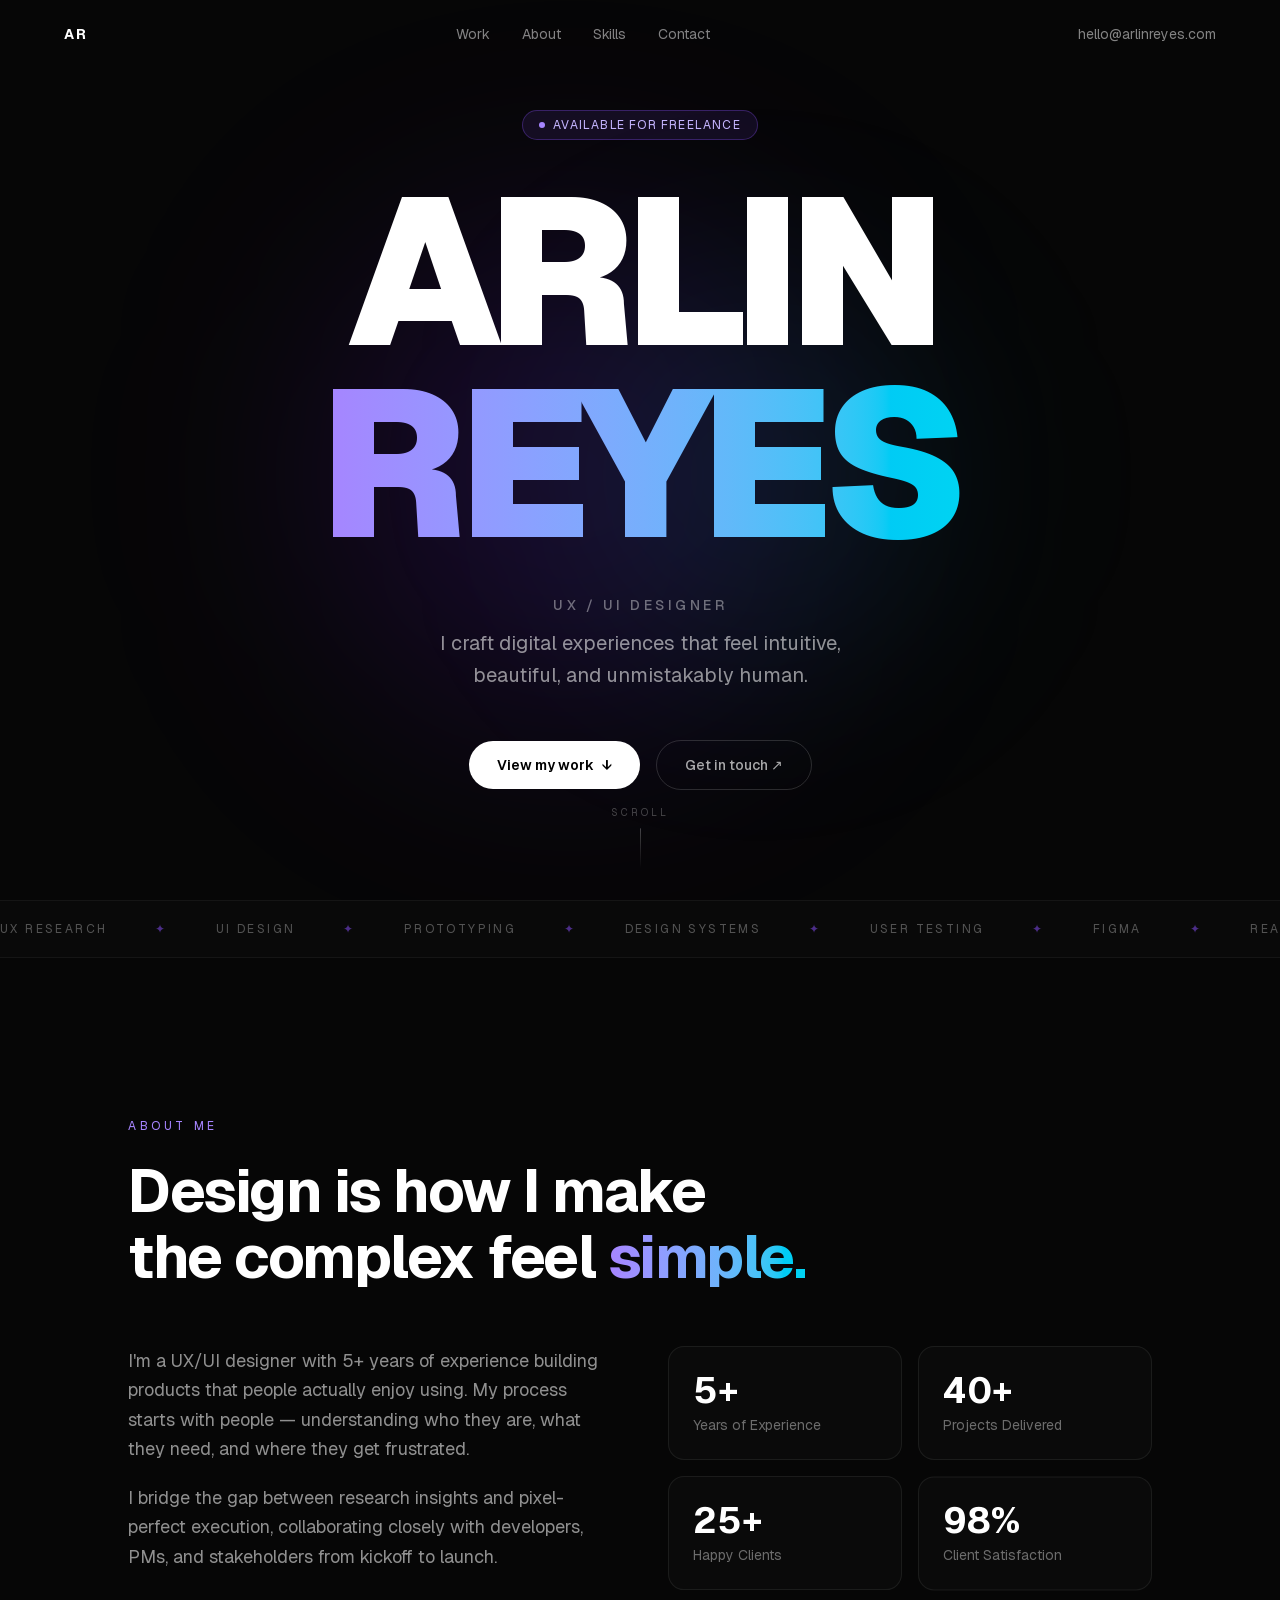
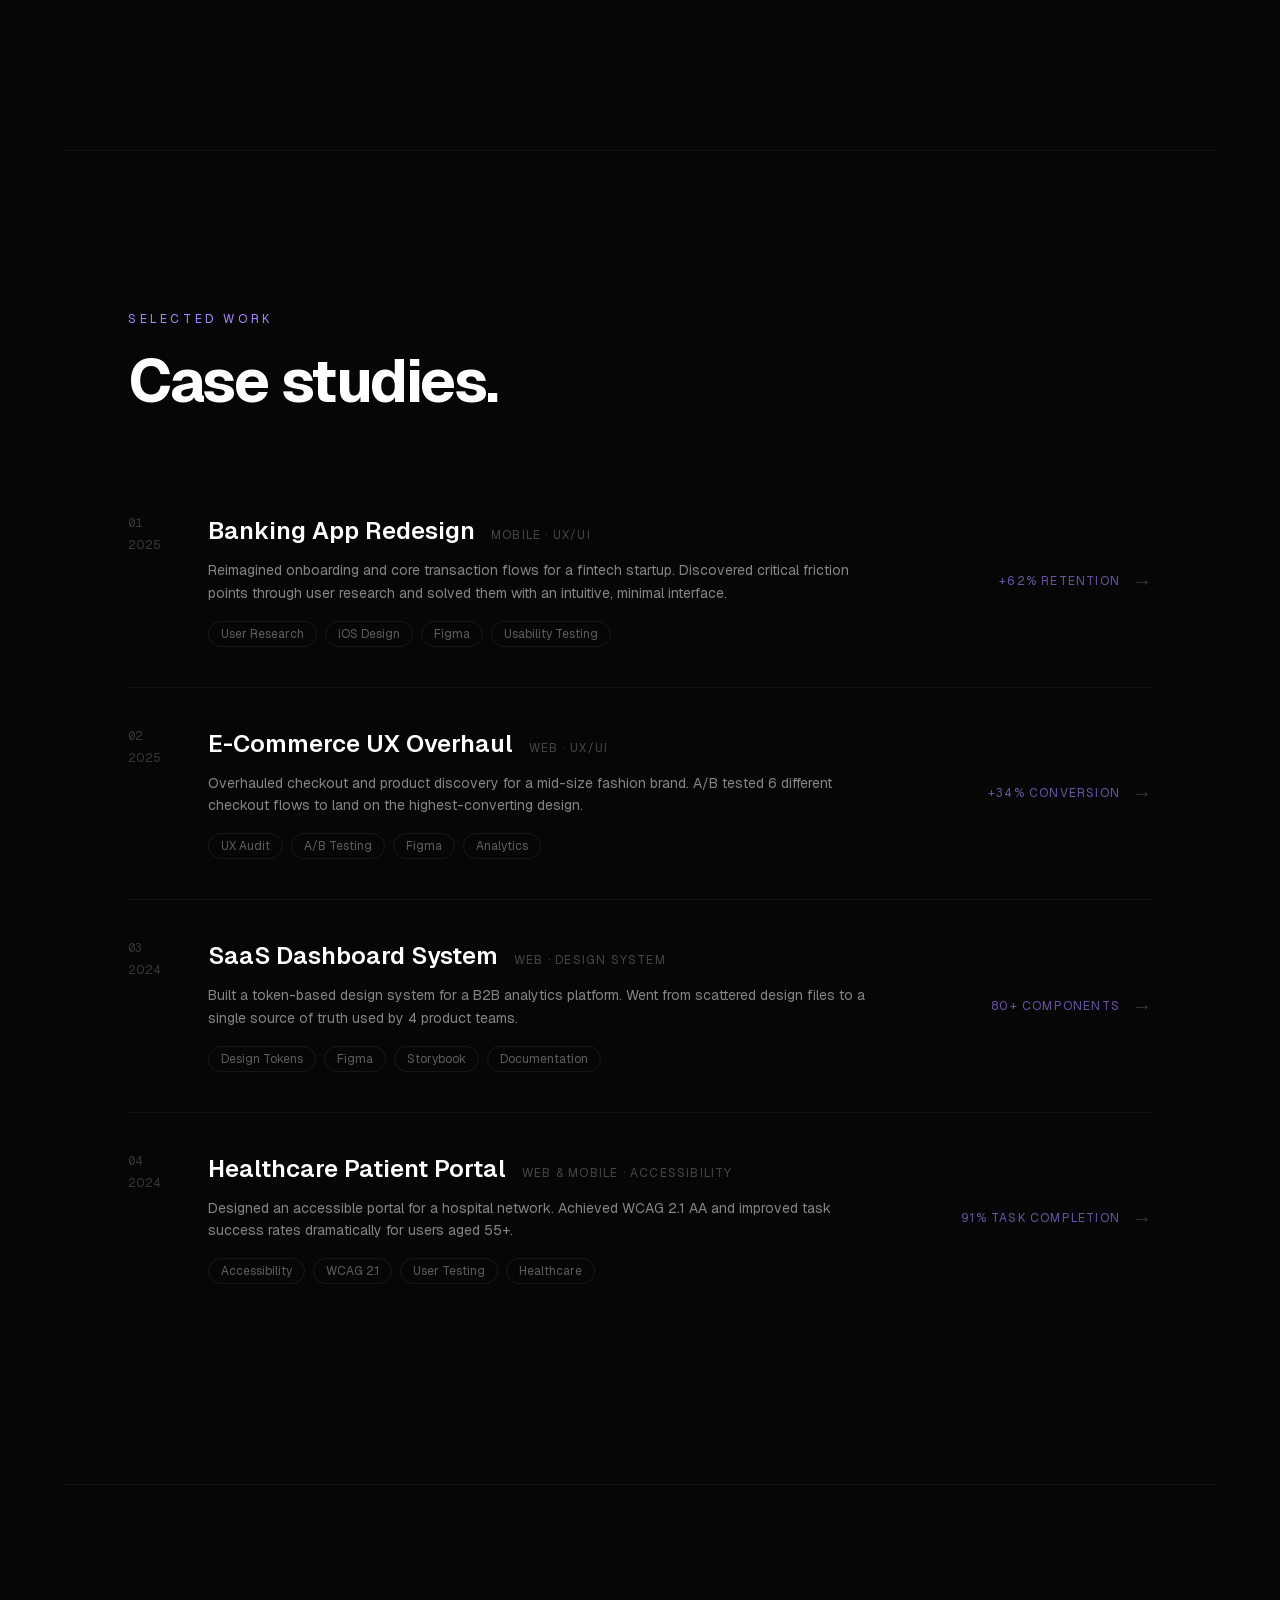
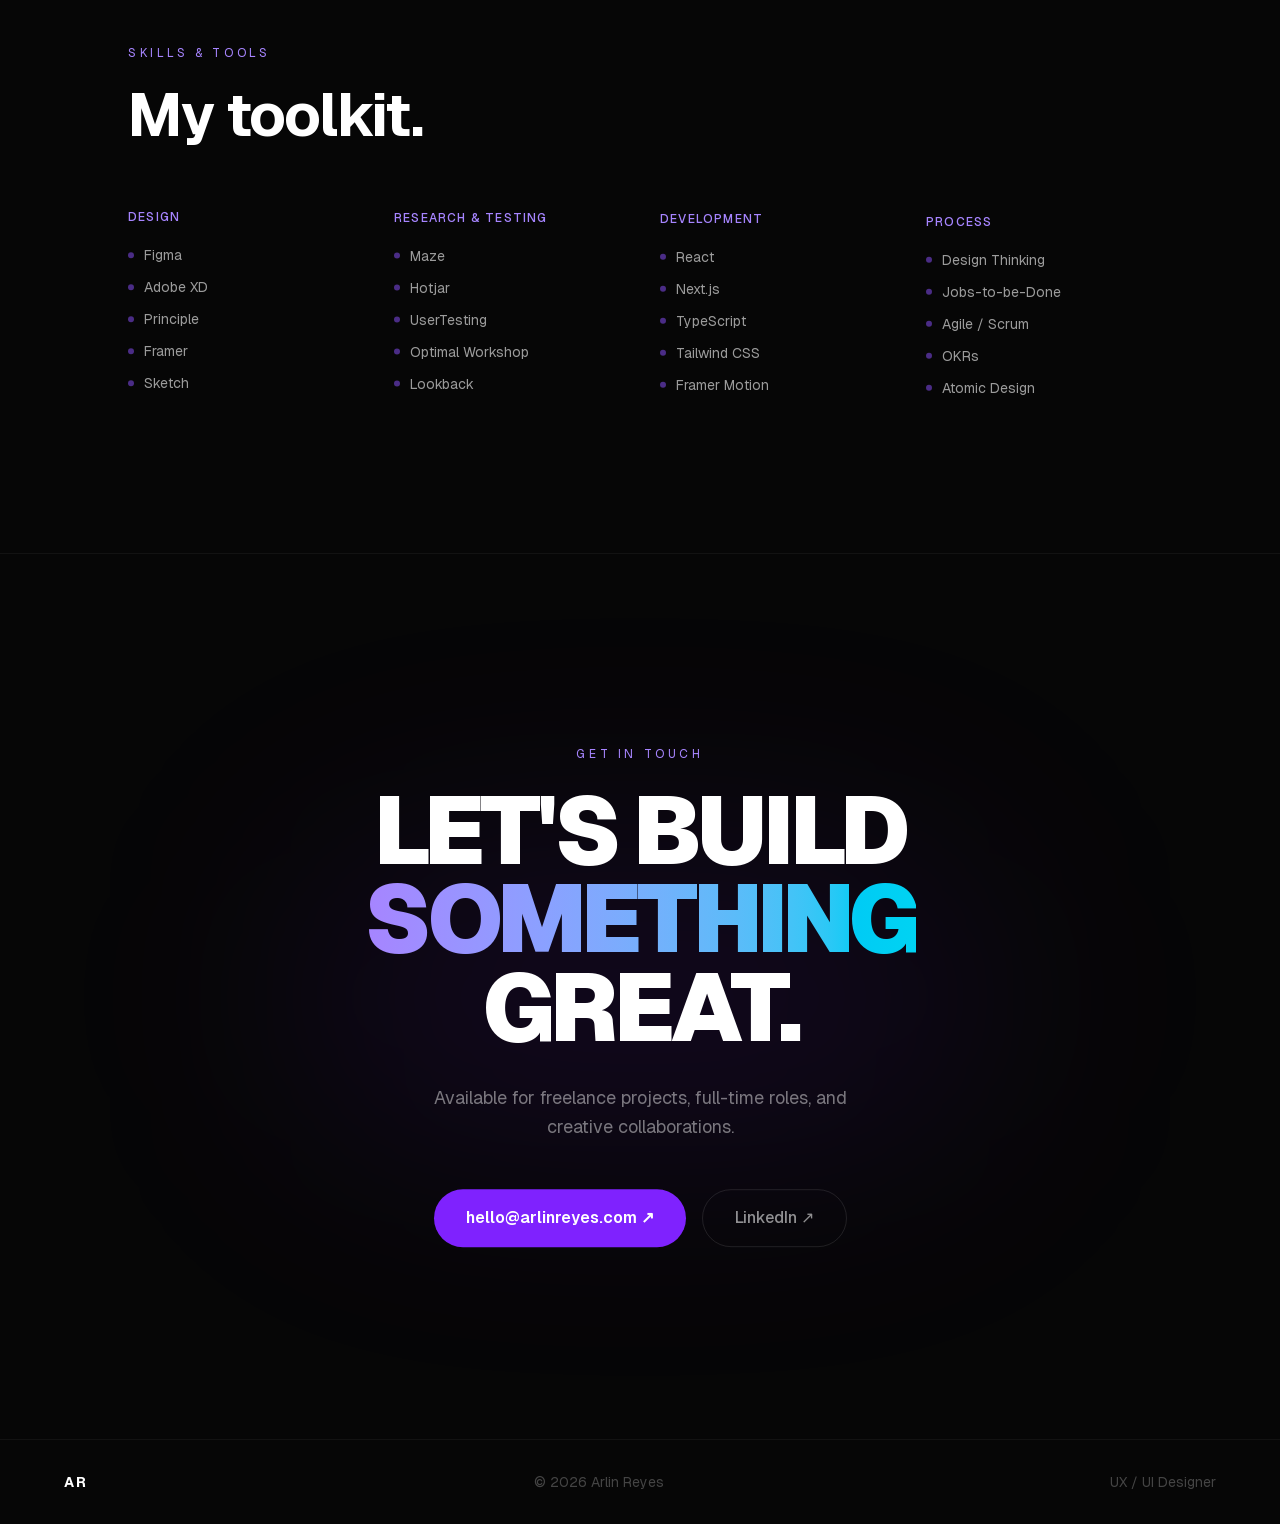
<file: index.html>
<!DOCTYPE html><html lang="en" class="geist_a71539c9-module__T19VSG__variable geist_mono_8d43a2aa-module__8Li5zG__variable h-full antialiased"><head><meta charSet="utf-8"/><meta name="viewport" content="width=device-width, initial-scale=1"/><link rel="preload" href="/_next/static/media/797e433ab948586e-s.p.0.q-h669a_dqa.woff2" as="font" crossorigin="" type="font/woff2"/><link rel="preload" href="/_next/static/media/caa3a2e1cccd8315-s.p.16t1db8_9y2o~.woff2" as="font" crossorigin="" type="font/woff2"/><link rel="stylesheet" href="/_next/static/chunks/17y5wnaepn6rj.css" data-precedence="next"/><link rel="preload" as="script" fetchPriority="low" href="/_next/static/chunks/0ht900cau6_ur.js"/><script src="/_next/static/chunks/06~f4cvc3b8e~.js" async=""></script><script src="/_next/static/chunks/0n~dq4kpx9xxx.js" async=""></script><script src="/_next/static/chunks/turbopack-0cd6qyn3iwjya.js" async=""></script><script src="/_next/static/chunks/0dbhjjzl8qfwv.js" async=""></script><script src="/_next/static/chunks/0ov1.3i5_mea8.js" async=""></script><meta name="next-size-adjust" content=""/><title>Arlin Reyes — UX/UI Designer</title><meta name="description" content="Portfolio of Arlin Reyes, a UX/UI designer crafting human-centered digital products with research-led precision and pixel-perfect craft."/><link rel="icon" href="/favicon.ico?favicon.0x3dzn~oxb6tn.ico" sizes="256x256" type="image/x-icon"/><script src="/_next/static/chunks/03~yq9q893hmn.js" noModule=""></script></head><body class="min-h-full flex flex-col"><div hidden=""><!--$--><!--/$--></div><div class="bg-[#060606] text-white min-h-screen"><header class="fixed top-0 left-0 right-0 z-50 flex items-center justify-between px-8 md:px-16 py-6" style="opacity:0;transform:translateY(-20px)"><span class="text-sm font-bold tracking-[0.15em]">AR</span><nav class="hidden md:flex items-center gap-8"><a href="#work" class="text-sm text-white/50 hover:text-white transition-colors duration-200">Work</a><a href="#about" class="text-sm text-white/50 hover:text-white transition-colors duration-200">About</a><a href="#skills" class="text-sm text-white/50 hover:text-white transition-colors duration-200">Skills</a><a href="#contact" class="text-sm text-white/50 hover:text-white transition-colors duration-200">Contact</a></nav><a href="mailto:hello@arlinreyes.com" class="text-sm text-white/50 hover:text-white transition-colors duration-200 hidden md:block">hello@arlinreyes.com</a></header><section class="relative min-h-screen flex flex-col items-center justify-center px-8 overflow-hidden"><div class="absolute top-1/4 left-1/4 w-[500px] h-[500px] bg-violet-600/15 rounded-full blur-[120px] pointer-events-none"></div><div class="absolute bottom-1/4 right-1/4 w-[400px] h-[400px] bg-cyan-500/8 rounded-full blur-[100px] pointer-events-none"></div><div class="relative text-center max-w-5xl mx-auto"><div class="inline-flex items-center gap-2 px-4 py-1.5 rounded-full border border-violet-500/30 bg-violet-500/10 text-violet-300 text-xs tracking-widest uppercase mb-10" style="opacity:0;transform:scale(0.9)"><span class="w-1.5 h-1.5 rounded-full bg-violet-400 animate-pulse"></span>Available for freelance</div><div class="overflow-hidden mb-2"><h1 class="text-7xl md:text-[10rem] lg:text-[13rem] font-black tracking-tighter leading-[0.88]" style="transform:translateY(110%)">ARLIN</h1></div><div class="overflow-hidden mb-10"><h1 class="text-7xl md:text-[10rem] lg:text-[13rem] font-black tracking-tighter leading-[0.88] text-transparent bg-clip-text bg-gradient-to-r from-violet-400 to-cyan-400" style="transform:translateY(110%)">REYES</h1></div><div class="space-y-3 mb-12" style="opacity:0;transform:translateY(20px)"><p class="text-sm text-white/40 font-medium tracking-[0.25em] uppercase">UX / UI Designer</p><p class="text-lg md:text-xl text-white/55 leading-relaxed max-w-xl mx-auto">I craft digital experiences that feel intuitive,<br class="hidden sm:block"/>beautiful, and unmistakably human.</p></div><div class="flex flex-wrap items-center justify-center gap-4" style="opacity:0;transform:translateY(20px)"><a href="#work" class="group inline-flex items-center gap-2 px-7 py-3.5 rounded-full bg-white text-black font-semibold text-sm hover:bg-violet-100 transition-colors duration-200">View my work<span class="group-hover:translate-y-0.5 transition-transform inline-block">↓</span></a><a href="mailto:hello@arlinreyes.com" class="inline-flex items-center gap-2 px-7 py-3.5 rounded-full border border-white/15 text-white/65 hover:text-white hover:border-white/30 font-medium text-sm transition-all duration-200">Get in touch ↗</a></div></div><div class="absolute bottom-8 left-1/2 -translate-x-1/2 flex flex-col items-center gap-2 text-white/25" style="opacity:0"><span class="text-[10px] tracking-[0.3em] uppercase">Scroll</span><div class="w-px h-10 bg-gradient-to-b from-white/25 to-transparent"></div></div></section><div class="border-y border-white/[0.05] py-5 overflow-hidden bg-white/[0.01]"><div class="flex gap-12 animate-marquee whitespace-nowrap"><span class="text-xs text-white/30 uppercase tracking-[0.2em] shrink-0">UX Research<span class="ml-12 text-violet-500/50">✦</span></span><span class="text-xs text-white/30 uppercase tracking-[0.2em] shrink-0">UI Design<span class="ml-12 text-violet-500/50">✦</span></span><span class="text-xs text-white/30 uppercase tracking-[0.2em] shrink-0">Prototyping<span class="ml-12 text-violet-500/50">✦</span></span><span class="text-xs text-white/30 uppercase tracking-[0.2em] shrink-0">Design Systems<span class="ml-12 text-violet-500/50">✦</span></span><span class="text-xs text-white/30 uppercase tracking-[0.2em] shrink-0">User Testing<span class="ml-12 text-violet-500/50">✦</span></span><span class="text-xs text-white/30 uppercase tracking-[0.2em] shrink-0">Figma<span class="ml-12 text-violet-500/50">✦</span></span><span class="text-xs text-white/30 uppercase tracking-[0.2em] shrink-0">React<span class="ml-12 text-violet-500/50">✦</span></span><span class="text-xs text-white/30 uppercase tracking-[0.2em] shrink-0">Accessibility<span class="ml-12 text-violet-500/50">✦</span></span><span class="text-xs text-white/30 uppercase tracking-[0.2em] shrink-0">Brand Identity<span class="ml-12 text-violet-500/50">✦</span></span><span class="text-xs text-white/30 uppercase tracking-[0.2em] shrink-0">Wireframing<span class="ml-12 text-violet-500/50">✦</span></span><span class="text-xs text-white/30 uppercase tracking-[0.2em] shrink-0">Interaction Design<span class="ml-12 text-violet-500/50">✦</span></span><span class="text-xs text-white/30 uppercase tracking-[0.2em] shrink-0">Next.js<span class="ml-12 text-violet-500/50">✦</span></span><span class="text-xs text-white/30 uppercase tracking-[0.2em] shrink-0">UX Research<span class="ml-12 text-violet-500/50">✦</span></span><span class="text-xs text-white/30 uppercase tracking-[0.2em] shrink-0">UI Design<span class="ml-12 text-violet-500/50">✦</span></span><span class="text-xs text-white/30 uppercase tracking-[0.2em] shrink-0">Prototyping<span class="ml-12 text-violet-500/50">✦</span></span><span class="text-xs text-white/30 uppercase tracking-[0.2em] shrink-0">Design Systems<span class="ml-12 text-violet-500/50">✦</span></span><span class="text-xs text-white/30 uppercase tracking-[0.2em] shrink-0">User Testing<span class="ml-12 text-violet-500/50">✦</span></span><span class="text-xs text-white/30 uppercase tracking-[0.2em] shrink-0">Figma<span class="ml-12 text-violet-500/50">✦</span></span><span class="text-xs text-white/30 uppercase tracking-[0.2em] shrink-0">React<span class="ml-12 text-violet-500/50">✦</span></span><span class="text-xs text-white/30 uppercase tracking-[0.2em] shrink-0">Accessibility<span class="ml-12 text-violet-500/50">✦</span></span><span class="text-xs text-white/30 uppercase tracking-[0.2em] shrink-0">Brand Identity<span class="ml-12 text-violet-500/50">✦</span></span><span class="text-xs text-white/30 uppercase tracking-[0.2em] shrink-0">Wireframing<span class="ml-12 text-violet-500/50">✦</span></span><span class="text-xs text-white/30 uppercase tracking-[0.2em] shrink-0">Interaction Design<span class="ml-12 text-violet-500/50">✦</span></span><span class="text-xs text-white/30 uppercase tracking-[0.2em] shrink-0">Next.js<span class="ml-12 text-violet-500/50">✦</span></span><span class="text-xs text-white/30 uppercase tracking-[0.2em] shrink-0">UX Research<span class="ml-12 text-violet-500/50">✦</span></span><span class="text-xs text-white/30 uppercase tracking-[0.2em] shrink-0">UI Design<span class="ml-12 text-violet-500/50">✦</span></span><span class="text-xs text-white/30 uppercase tracking-[0.2em] shrink-0">Prototyping<span class="ml-12 text-violet-500/50">✦</span></span><span class="text-xs text-white/30 uppercase tracking-[0.2em] shrink-0">Design Systems<span class="ml-12 text-violet-500/50">✦</span></span><span class="text-xs text-white/30 uppercase tracking-[0.2em] shrink-0">User Testing<span class="ml-12 text-violet-500/50">✦</span></span><span class="text-xs text-white/30 uppercase tracking-[0.2em] shrink-0">Figma<span class="ml-12 text-violet-500/50">✦</span></span><span class="text-xs text-white/30 uppercase tracking-[0.2em] shrink-0">React<span class="ml-12 text-violet-500/50">✦</span></span><span class="text-xs text-white/30 uppercase tracking-[0.2em] shrink-0">Accessibility<span class="ml-12 text-violet-500/50">✦</span></span><span class="text-xs text-white/30 uppercase tracking-[0.2em] shrink-0">Brand Identity<span class="ml-12 text-violet-500/50">✦</span></span><span class="text-xs text-white/30 uppercase tracking-[0.2em] shrink-0">Wireframing<span class="ml-12 text-violet-500/50">✦</span></span><span class="text-xs text-white/30 uppercase tracking-[0.2em] shrink-0">Interaction Design<span class="ml-12 text-violet-500/50">✦</span></span><span class="text-xs text-white/30 uppercase tracking-[0.2em] shrink-0">Next.js<span class="ml-12 text-violet-500/50">✦</span></span></div></div><section id="about" class="max-w-6xl mx-auto px-8 md:px-16 py-32 md:py-40"><div><p class="text-xs tracking-[0.3em] uppercase text-violet-400 mb-6" style="opacity:0;transform:translateY(32px)">About Me</p><h2 class="text-4xl md:text-6xl font-bold leading-[1.1] tracking-tight mb-14 max-w-3xl" style="opacity:0;transform:translateY(32px)">Design is how I make<br/>the complex feel<!-- --> <span class="text-transparent bg-clip-text bg-gradient-to-r from-violet-400 to-cyan-400">simple.</span></h2><div class="grid md:grid-cols-2 gap-14 items-start"><div class="space-y-5 text-white/55 text-lg leading-relaxed" style="opacity:0;transform:translateY(32px)"><p>I&#x27;m a UX/UI designer with 5+ years of experience building products that people actually enjoy using. My process starts with people — understanding who they are, what they need, and where they get frustrated.</p><p>I bridge the gap between research insights and pixel-perfect execution, collaborating closely with developers, PMs, and stakeholders from kickoff to launch.</p></div><div class="grid grid-cols-2 gap-4"><div class="p-6 rounded-2xl border border-white/[0.07] bg-white/[0.02] hover:border-violet-500/20 transition-colors duration-300" style="opacity:0;transform:translateY(32px)"><p class="text-4xl font-bold mb-1">5+</p><p class="text-sm text-white/40">Years of Experience</p></div><div class="p-6 rounded-2xl border border-white/[0.07] bg-white/[0.02] hover:border-violet-500/20 transition-colors duration-300" style="opacity:0;transform:translateY(32px)"><p class="text-4xl font-bold mb-1">40+</p><p class="text-sm text-white/40">Projects Delivered</p></div><div class="p-6 rounded-2xl border border-white/[0.07] bg-white/[0.02] hover:border-violet-500/20 transition-colors duration-300" style="opacity:0;transform:translateY(32px)"><p class="text-4xl font-bold mb-1">25+</p><p class="text-sm text-white/40">Happy Clients</p></div><div class="p-6 rounded-2xl border border-white/[0.07] bg-white/[0.02] hover:border-violet-500/20 transition-colors duration-300" style="opacity:0;transform:translateY(32px)"><p class="text-4xl font-bold mb-1">98%</p><p class="text-sm text-white/40">Client Satisfaction</p></div></div></div></div></section><section id="work" class="border-t border-white/[0.05] max-w-6xl mx-auto px-8 md:px-16 py-32 md:py-40"><div class="mb-16"><p class="text-xs tracking-[0.3em] uppercase text-violet-400 mb-6" style="opacity:0;transform:translateY(32px)">Selected Work</p><h2 class="text-4xl md:text-6xl font-bold tracking-tight" style="opacity:0;transform:translateY(32px)">Case studies.</h2></div><div class="divide-y divide-white/[0.05]"><div class="group py-10 cursor-pointer" style="opacity:0;transform:translateY(24px)"><div class="flex flex-col md:flex-row md:items-start gap-6"><div class="flex md:flex-col items-center md:items-start gap-4 md:gap-1.5 shrink-0 md:w-14"><span class="text-xs font-mono text-white/20">01</span><span class="text-xs text-white/20">2025</span></div><div class="flex-1"><div class="flex flex-wrap items-baseline gap-x-4 gap-y-1 mb-3"><h3 class="text-2xl font-semibold group-hover:text-violet-300 transition-colors duration-200">Banking App Redesign</h3><span class="text-xs uppercase tracking-widest text-white/25">Mobile · UX/UI</span></div><p class="text-white/50 text-sm leading-relaxed mb-4 max-w-2xl">Reimagined onboarding and core transaction flows for a fintech startup. Discovered critical friction points through user research and solved them with an intuitive, minimal interface.</p><div class="flex flex-wrap gap-2"><span class="text-xs px-3 py-1 rounded-full border border-white/[0.07] text-white/35">User Research</span><span class="text-xs px-3 py-1 rounded-full border border-white/[0.07] text-white/35">iOS Design</span><span class="text-xs px-3 py-1 rounded-full border border-white/[0.07] text-white/35">Figma</span><span class="text-xs px-3 py-1 rounded-full border border-white/[0.07] text-white/35">Usability Testing</span></div></div><div class="flex items-center gap-3 shrink-0 md:self-center"><span class="text-xs uppercase tracking-widest text-violet-400/60 group-hover:text-violet-400 transition-colors duration-200">+62% retention</span><span class="text-white/20 group-hover:text-violet-400 group-hover:translate-x-1 transition-all duration-200 text-xl leading-none">→</span></div></div></div><div class="group py-10 cursor-pointer" style="opacity:0;transform:translateY(24px)"><div class="flex flex-col md:flex-row md:items-start gap-6"><div class="flex md:flex-col items-center md:items-start gap-4 md:gap-1.5 shrink-0 md:w-14"><span class="text-xs font-mono text-white/20">02</span><span class="text-xs text-white/20">2025</span></div><div class="flex-1"><div class="flex flex-wrap items-baseline gap-x-4 gap-y-1 mb-3"><h3 class="text-2xl font-semibold group-hover:text-violet-300 transition-colors duration-200">E-Commerce UX Overhaul</h3><span class="text-xs uppercase tracking-widest text-white/25">Web · UX/UI</span></div><p class="text-white/50 text-sm leading-relaxed mb-4 max-w-2xl">Overhauled checkout and product discovery for a mid-size fashion brand. A/B tested 6 different checkout flows to land on the highest-converting design.</p><div class="flex flex-wrap gap-2"><span class="text-xs px-3 py-1 rounded-full border border-white/[0.07] text-white/35">UX Audit</span><span class="text-xs px-3 py-1 rounded-full border border-white/[0.07] text-white/35">A/B Testing</span><span class="text-xs px-3 py-1 rounded-full border border-white/[0.07] text-white/35">Figma</span><span class="text-xs px-3 py-1 rounded-full border border-white/[0.07] text-white/35">Analytics</span></div></div><div class="flex items-center gap-3 shrink-0 md:self-center"><span class="text-xs uppercase tracking-widest text-violet-400/60 group-hover:text-violet-400 transition-colors duration-200">+34% conversion</span><span class="text-white/20 group-hover:text-violet-400 group-hover:translate-x-1 transition-all duration-200 text-xl leading-none">→</span></div></div></div><div class="group py-10 cursor-pointer" style="opacity:0;transform:translateY(24px)"><div class="flex flex-col md:flex-row md:items-start gap-6"><div class="flex md:flex-col items-center md:items-start gap-4 md:gap-1.5 shrink-0 md:w-14"><span class="text-xs font-mono text-white/20">03</span><span class="text-xs text-white/20">2024</span></div><div class="flex-1"><div class="flex flex-wrap items-baseline gap-x-4 gap-y-1 mb-3"><h3 class="text-2xl font-semibold group-hover:text-violet-300 transition-colors duration-200">SaaS Dashboard System</h3><span class="text-xs uppercase tracking-widest text-white/25">Web · Design System</span></div><p class="text-white/50 text-sm leading-relaxed mb-4 max-w-2xl">Built a token-based design system for a B2B analytics platform. Went from scattered design files to a single source of truth used by 4 product teams.</p><div class="flex flex-wrap gap-2"><span class="text-xs px-3 py-1 rounded-full border border-white/[0.07] text-white/35">Design Tokens</span><span class="text-xs px-3 py-1 rounded-full border border-white/[0.07] text-white/35">Figma</span><span class="text-xs px-3 py-1 rounded-full border border-white/[0.07] text-white/35">Storybook</span><span class="text-xs px-3 py-1 rounded-full border border-white/[0.07] text-white/35">Documentation</span></div></div><div class="flex items-center gap-3 shrink-0 md:self-center"><span class="text-xs uppercase tracking-widest text-violet-400/60 group-hover:text-violet-400 transition-colors duration-200">80+ components</span><span class="text-white/20 group-hover:text-violet-400 group-hover:translate-x-1 transition-all duration-200 text-xl leading-none">→</span></div></div></div><div class="group py-10 cursor-pointer" style="opacity:0;transform:translateY(24px)"><div class="flex flex-col md:flex-row md:items-start gap-6"><div class="flex md:flex-col items-center md:items-start gap-4 md:gap-1.5 shrink-0 md:w-14"><span class="text-xs font-mono text-white/20">04</span><span class="text-xs text-white/20">2024</span></div><div class="flex-1"><div class="flex flex-wrap items-baseline gap-x-4 gap-y-1 mb-3"><h3 class="text-2xl font-semibold group-hover:text-violet-300 transition-colors duration-200">Healthcare Patient Portal</h3><span class="text-xs uppercase tracking-widest text-white/25">Web &amp; Mobile · Accessibility</span></div><p class="text-white/50 text-sm leading-relaxed mb-4 max-w-2xl">Designed an accessible portal for a hospital network. Achieved WCAG 2.1 AA and improved task success rates dramatically for users aged 55+.</p><div class="flex flex-wrap gap-2"><span class="text-xs px-3 py-1 rounded-full border border-white/[0.07] text-white/35">Accessibility</span><span class="text-xs px-3 py-1 rounded-full border border-white/[0.07] text-white/35">WCAG 2.1</span><span class="text-xs px-3 py-1 rounded-full border border-white/[0.07] text-white/35">User Testing</span><span class="text-xs px-3 py-1 rounded-full border border-white/[0.07] text-white/35">Healthcare</span></div></div><div class="flex items-center gap-3 shrink-0 md:self-center"><span class="text-xs uppercase tracking-widest text-violet-400/60 group-hover:text-violet-400 transition-colors duration-200">91% task completion</span><span class="text-white/20 group-hover:text-violet-400 group-hover:translate-x-1 transition-all duration-200 text-xl leading-none">→</span></div></div></div></div></section><section id="skills" class="border-t border-white/[0.05] max-w-6xl mx-auto px-8 md:px-16 py-32 md:py-40"><div><p class="text-xs tracking-[0.3em] uppercase text-violet-400 mb-6" style="opacity:0;transform:translateY(32px)">Skills &amp; Tools</p><h2 class="text-4xl md:text-6xl font-bold tracking-tight mb-16" style="opacity:0;transform:translateY(32px)">My toolkit.</h2><div class="grid grid-cols-2 md:grid-cols-4 gap-10"><div style="opacity:0;transform:translateY(32px)"><p class="text-xs uppercase tracking-widest text-violet-400 font-medium mb-5">Design</p><ul class="space-y-3"><li class="flex items-center gap-2.5 text-sm text-white/60"><span class="w-1.5 h-1.5 rounded-full bg-violet-500/50 shrink-0"></span>Figma</li><li class="flex items-center gap-2.5 text-sm text-white/60"><span class="w-1.5 h-1.5 rounded-full bg-violet-500/50 shrink-0"></span>Adobe XD</li><li class="flex items-center gap-2.5 text-sm text-white/60"><span class="w-1.5 h-1.5 rounded-full bg-violet-500/50 shrink-0"></span>Principle</li><li class="flex items-center gap-2.5 text-sm text-white/60"><span class="w-1.5 h-1.5 rounded-full bg-violet-500/50 shrink-0"></span>Framer</li><li class="flex items-center gap-2.5 text-sm text-white/60"><span class="w-1.5 h-1.5 rounded-full bg-violet-500/50 shrink-0"></span>Sketch</li></ul></div><div style="opacity:0;transform:translateY(32px)"><p class="text-xs uppercase tracking-widest text-violet-400 font-medium mb-5">Research &amp; Testing</p><ul class="space-y-3"><li class="flex items-center gap-2.5 text-sm text-white/60"><span class="w-1.5 h-1.5 rounded-full bg-violet-500/50 shrink-0"></span>Maze</li><li class="flex items-center gap-2.5 text-sm text-white/60"><span class="w-1.5 h-1.5 rounded-full bg-violet-500/50 shrink-0"></span>Hotjar</li><li class="flex items-center gap-2.5 text-sm text-white/60"><span class="w-1.5 h-1.5 rounded-full bg-violet-500/50 shrink-0"></span>UserTesting</li><li class="flex items-center gap-2.5 text-sm text-white/60"><span class="w-1.5 h-1.5 rounded-full bg-violet-500/50 shrink-0"></span>Optimal Workshop</li><li class="flex items-center gap-2.5 text-sm text-white/60"><span class="w-1.5 h-1.5 rounded-full bg-violet-500/50 shrink-0"></span>Lookback</li></ul></div><div style="opacity:0;transform:translateY(32px)"><p class="text-xs uppercase tracking-widest text-violet-400 font-medium mb-5">Development</p><ul class="space-y-3"><li class="flex items-center gap-2.5 text-sm text-white/60"><span class="w-1.5 h-1.5 rounded-full bg-violet-500/50 shrink-0"></span>React</li><li class="flex items-center gap-2.5 text-sm text-white/60"><span class="w-1.5 h-1.5 rounded-full bg-violet-500/50 shrink-0"></span>Next.js</li><li class="flex items-center gap-2.5 text-sm text-white/60"><span class="w-1.5 h-1.5 rounded-full bg-violet-500/50 shrink-0"></span>TypeScript</li><li class="flex items-center gap-2.5 text-sm text-white/60"><span class="w-1.5 h-1.5 rounded-full bg-violet-500/50 shrink-0"></span>Tailwind CSS</li><li class="flex items-center gap-2.5 text-sm text-white/60"><span class="w-1.5 h-1.5 rounded-full bg-violet-500/50 shrink-0"></span>Framer Motion</li></ul></div><div style="opacity:0;transform:translateY(32px)"><p class="text-xs uppercase tracking-widest text-violet-400 font-medium mb-5">Process</p><ul class="space-y-3"><li class="flex items-center gap-2.5 text-sm text-white/60"><span class="w-1.5 h-1.5 rounded-full bg-violet-500/50 shrink-0"></span>Design Thinking</li><li class="flex items-center gap-2.5 text-sm text-white/60"><span class="w-1.5 h-1.5 rounded-full bg-violet-500/50 shrink-0"></span>Jobs-to-be-Done</li><li class="flex items-center gap-2.5 text-sm text-white/60"><span class="w-1.5 h-1.5 rounded-full bg-violet-500/50 shrink-0"></span>Agile / Scrum</li><li class="flex items-center gap-2.5 text-sm text-white/60"><span class="w-1.5 h-1.5 rounded-full bg-violet-500/50 shrink-0"></span>OKRs</li><li class="flex items-center gap-2.5 text-sm text-white/60"><span class="w-1.5 h-1.5 rounded-full bg-violet-500/50 shrink-0"></span>Atomic Design</li></ul></div></div></div></section><section id="contact" class="relative overflow-hidden border-t border-white/[0.05] px-8 md:px-16 py-32 md:py-48 text-center"><div class="absolute top-1/2 left-1/2 -translate-x-1/2 -translate-y-1/2 w-[700px] h-[300px] bg-violet-600/10 rounded-full blur-[120px] pointer-events-none"></div><div class="relative max-w-4xl mx-auto" style="opacity:0;transform:translateY(40px)"><p class="text-xs tracking-[0.3em] uppercase text-violet-400 mb-6">Get in Touch</p><h2 class="text-5xl md:text-7xl lg:text-8xl font-black tracking-tighter leading-[0.92] mb-8">LET&#x27;S BUILD<br/><span class="text-transparent bg-clip-text bg-gradient-to-r from-violet-400 to-cyan-400">SOMETHING</span><br/>GREAT.</h2><p class="text-white/45 text-lg mb-12 max-w-md mx-auto leading-relaxed">Available for freelance projects, full-time roles, and creative collaborations.</p><div class="flex flex-wrap justify-center gap-4"><a href="mailto:hello@arlinreyes.com" class="inline-flex items-center gap-2 px-8 py-4 rounded-full bg-violet-600 hover:bg-violet-500 text-white font-semibold transition-all duration-300 hover:shadow-[0_0_60px_rgba(139,92,246,0.5)]">hello@arlinreyes.com ↗</a><a href="https://linkedin.com/in/arlinreyes" class="inline-flex items-center gap-2 px-8 py-4 rounded-full border border-white/[0.1] hover:border-white/[0.25] text-white/55 hover:text-white font-medium transition-all duration-300">LinkedIn ↗</a></div></div></section><footer class="border-t border-white/[0.05] px-8 md:px-16 py-8 flex items-center justify-between"><span class="text-sm font-bold tracking-[0.15em]">AR</span><p class="text-sm text-white/25">© 2026 Arlin Reyes</p><p class="text-sm text-white/25 hidden sm:block">UX / UI Designer</p></footer></div><!--$--><!--/$--><script src="/_next/static/chunks/0ht900cau6_ur.js" id="_R_" async=""></script><script>(self.__next_f=self.__next_f||[]).push([0])</script><script>self.__next_f.push([1,"1:\"$Sreact.fragment\"\n2:I[39756,[\"/_next/static/chunks/0dbhjjzl8qfwv.js\"],\"default\"]\n3:I[37457,[\"/_next/static/chunks/0dbhjjzl8qfwv.js\"],\"default\"]\n4:I[47257,[\"/_next/static/chunks/0dbhjjzl8qfwv.js\"],\"ClientPageRoot\"]\n5:I[31713,[\"/_next/static/chunks/0dbhjjzl8qfwv.js\",\"/_next/static/chunks/0ov1.3i5_mea8.js\"],\"default\"]\n8:I[97367,[\"/_next/static/chunks/0dbhjjzl8qfwv.js\"],\"OutletBoundary\"]\n9:\"$Sreact.suspense\"\nb:I[97367,[\"/_next/static/chunks/0dbhjjzl8qfwv.js\"],\"ViewportBoundary\"]\nd:I[97367,[\"/_next/static/chunks/0dbhjjzl8qfwv.js\"],\"MetadataBoundary\"]\nf:I[68027,[\"/_next/static/chunks/0dbhjjzl8qfwv.js\"],\"default\",1]\n:HL[\"/_next/static/chunks/17y5wnaepn6rj.css\",\"style\"]\n:HL[\"/_next/static/media/797e433ab948586e-s.p.0.q-h669a_dqa.woff2\",\"font\",{\"crossOrigin\":\"\",\"type\":\"font/woff2\"}]\n:HL[\"/_next/static/media/caa3a2e1cccd8315-s.p.16t1db8_9y2o~.woff2\",\"font\",{\"crossOrigin\":\"\",\"type\":\"font/woff2\"}]\n"])</script><script>self.__next_f.push([1,"0:{\"P\":null,\"c\":[\"\",\"\"],\"q\":\"\",\"i\":false,\"f\":[[[\"\",{\"children\":[\"__PAGE__\",{}]},\"$undefined\",\"$undefined\",16],[[\"$\",\"$1\",\"c\",{\"children\":[[[\"$\",\"link\",\"0\",{\"rel\":\"stylesheet\",\"href\":\"/_next/static/chunks/17y5wnaepn6rj.css\",\"precedence\":\"next\",\"crossOrigin\":\"$undefined\",\"nonce\":\"$undefined\"}],[\"$\",\"script\",\"script-0\",{\"src\":\"/_next/static/chunks/0dbhjjzl8qfwv.js\",\"async\":true,\"nonce\":\"$undefined\"}]],[\"$\",\"html\",null,{\"lang\":\"en\",\"className\":\"geist_a71539c9-module__T19VSG__variable geist_mono_8d43a2aa-module__8Li5zG__variable h-full antialiased\",\"children\":[\"$\",\"body\",null,{\"className\":\"min-h-full flex flex-col\",\"children\":[\"$\",\"$L2\",null,{\"parallelRouterKey\":\"children\",\"error\":\"$undefined\",\"errorStyles\":\"$undefined\",\"errorScripts\":\"$undefined\",\"template\":[\"$\",\"$L3\",null,{}],\"templateStyles\":\"$undefined\",\"templateScripts\":\"$undefined\",\"notFound\":[[[\"$\",\"title\",null,{\"children\":\"404: This page could not be found.\"}],[\"$\",\"div\",null,{\"style\":{\"fontFamily\":\"system-ui,\\\"Segoe UI\\\",Roboto,Helvetica,Arial,sans-serif,\\\"Apple Color Emoji\\\",\\\"Segoe UI Emoji\\\"\",\"height\":\"100vh\",\"textAlign\":\"center\",\"display\":\"flex\",\"flexDirection\":\"column\",\"alignItems\":\"center\",\"justifyContent\":\"center\"},\"children\":[\"$\",\"div\",null,{\"children\":[[\"$\",\"style\",null,{\"dangerouslySetInnerHTML\":{\"__html\":\"body{color:#000;background:#fff;margin:0}.next-error-h1{border-right:1px solid rgba(0,0,0,.3)}@media (prefers-color-scheme:dark){body{color:#fff;background:#000}.next-error-h1{border-right:1px solid rgba(255,255,255,.3)}}\"}}],[\"$\",\"h1\",null,{\"className\":\"next-error-h1\",\"style\":{\"display\":\"inline-block\",\"margin\":\"0 20px 0 0\",\"padding\":\"0 23px 0 0\",\"fontSize\":24,\"fontWeight\":500,\"verticalAlign\":\"top\",\"lineHeight\":\"49px\"},\"children\":404}],[\"$\",\"div\",null,{\"style\":{\"display\":\"inline-block\"},\"children\":[\"$\",\"h2\",null,{\"style\":{\"fontSize\":14,\"fontWeight\":400,\"lineHeight\":\"49px\",\"margin\":0},\"children\":\"This page could not be found.\"}]}]]}]}]],[]],\"forbidden\":\"$undefined\",\"unauthorized\":\"$undefined\"}]}]}]]}],{\"children\":[[\"$\",\"$1\",\"c\",{\"children\":[[\"$\",\"$L4\",null,{\"Component\":\"$5\",\"serverProvidedParams\":{\"searchParams\":{},\"params\":{},\"promises\":[\"$@6\",\"$@7\"]}}],[[\"$\",\"script\",\"script-0\",{\"src\":\"/_next/static/chunks/0ov1.3i5_mea8.js\",\"async\":true,\"nonce\":\"$undefined\"}]],[\"$\",\"$L8\",null,{\"children\":[\"$\",\"$9\",null,{\"name\":\"Next.MetadataOutlet\",\"children\":\"$@a\"}]}]]}],{},null,false,null]},null,false,null],[\"$\",\"$1\",\"h\",{\"children\":[null,[\"$\",\"$Lb\",null,{\"children\":\"$Lc\"}],[\"$\",\"div\",null,{\"hidden\":true,\"children\":[\"$\",\"$Ld\",null,{\"children\":[\"$\",\"$9\",null,{\"name\":\"Next.Metadata\",\"children\":\"$Le\"}]}]}],[\"$\",\"meta\",null,{\"name\":\"next-size-adjust\",\"content\":\"\"}]]}],false]],\"m\":\"$undefined\",\"G\":[\"$f\",[[\"$\",\"link\",\"0\",{\"rel\":\"stylesheet\",\"href\":\"/_next/static/chunks/17y5wnaepn6rj.css\",\"precedence\":\"next\",\"crossOrigin\":\"$undefined\",\"nonce\":\"$undefined\"}]]],\"S\":true,\"h\":null,\"s\":\"$undefined\",\"l\":\"$undefined\",\"p\":\"$undefined\",\"d\":\"$undefined\",\"b\":\"wHbwrMOTw9RFzrtn-BRrN\"}\n"])</script><script>self.__next_f.push([1,"6:{}\n7:\"$0:f:0:1:1:children:0:props:children:0:props:serverProvidedParams:params\"\n"])</script><script>self.__next_f.push([1,"c:[[\"$\",\"meta\",\"0\",{\"charSet\":\"utf-8\"}],[\"$\",\"meta\",\"1\",{\"name\":\"viewport\",\"content\":\"width=device-width, initial-scale=1\"}]]\n"])</script><script>self.__next_f.push([1,"10:I[27201,[\"/_next/static/chunks/0dbhjjzl8qfwv.js\"],\"IconMark\"]\na:null\ne:[[\"$\",\"title\",\"0\",{\"children\":\"Arlin Reyes — UX/UI Designer\"}],[\"$\",\"meta\",\"1\",{\"name\":\"description\",\"content\":\"Portfolio of Arlin Reyes, a UX/UI designer crafting human-centered digital products with research-led precision and pixel-perfect craft.\"}],[\"$\",\"link\",\"2\",{\"rel\":\"icon\",\"href\":\"/favicon.ico?favicon.0x3dzn~oxb6tn.ico\",\"sizes\":\"256x256\",\"type\":\"image/x-icon\"}],[\"$\",\"$L10\",\"3\",{}]]\n"])</script></body></html>
</file>
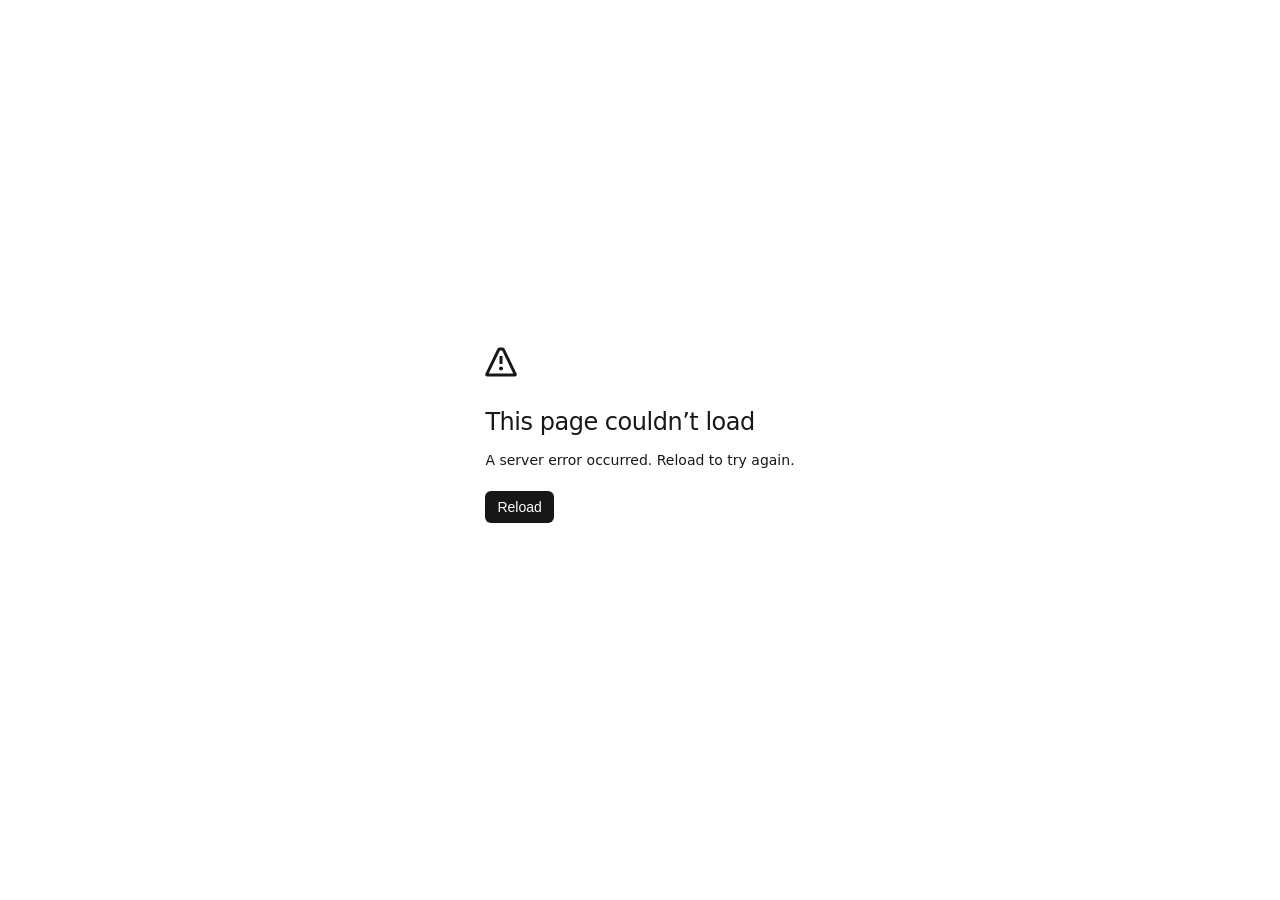
<file: .next/server/app/_global-error.html>
<!DOCTYPE html><html id="__next_error__"><head><meta charSet="utf-8"/><meta name="viewport" content="width=device-width, initial-scale=1"/><link rel="preload" as="script" fetchPriority="low" href="/_next/static/chunks/0ht900cau6_ur.js"/><script src="/_next/static/chunks/06~f4cvc3b8e~.js" async=""></script><script src="/_next/static/chunks/0n~dq4kpx9xxx.js" async=""></script><script src="/_next/static/chunks/turbopack-0cd6qyn3iwjya.js" async=""></script><script src="/_next/static/chunks/0dbhjjzl8qfwv.js" async=""></script><meta name="next-size-adjust" content=""/><title>500: This page couldn’t load</title><link rel="icon" href="/favicon.ico?favicon.0x3dzn~oxb6tn.ico" sizes="256x256" type="image/x-icon"/><style>:root {--next-error-bg: #fff;--next-error-text: #171717;--next-error-title: #171717;--next-error-message: #171717;--next-error-digest: #666666;--next-error-btn-text: #fff;--next-error-btn-bg: #171717;--next-error-btn-border: none;--next-error-btn-secondary-text: #171717;--next-error-btn-secondary-bg: transparent;--next-error-btn-secondary-border: 1px solid rgba(0,0,0,0.08);}@media (prefers-color-scheme: dark) {:root {--next-error-bg: #0a0a0a;--next-error-text: #ededed;--next-error-title: #ededed;--next-error-message: #ededed;--next-error-digest: #a0a0a0;--next-error-btn-text: #0a0a0a;--next-error-btn-bg: #ededed;--next-error-btn-border: none;--next-error-btn-secondary-text: #ededed;--next-error-btn-secondary-bg: transparent;--next-error-btn-secondary-border: 1px solid rgba(255,255,255,0.14);}}body { margin: 0; color: var(--next-error-text); background: var(--next-error-bg); }</style><script src="/_next/static/chunks/03~yq9q893hmn.js" noModule=""></script></head><body><div hidden=""><!--$--><!--/$--></div><div style="font-family:system-ui,&quot;Segoe UI&quot;,Roboto,Helvetica,Arial,sans-serif,&quot;Apple Color Emoji&quot;,&quot;Segoe UI Emoji&quot;;height:100vh;display:flex;align-items:center;justify-content:center"><div style="margin-top:-32px;max-width:325px;padding:32px 28px;text-align:left"><svg width="32" height="32" viewBox="-0.2 -1.5 32 32" fill="none" style="margin-bottom:24px"><path d="M16.9328 0C18.0839 0.000116771 19.1334 0.658832 19.634 1.69531L31.4299 26.1309C32.0708 27.4588 31.1036 28.9999 29.6291 29H2.00215C0.527541 29 -0.439628 27.4588 0.201371 26.1309L11.9973 1.69531C12.4979 0.658823 13.5474 7.75066e-05 14.6984 0H16.9328ZM3.59493 26H28.0363L16.9328 3H14.6984L3.59493 26ZM15.8156 19C16.9202 19.0001 17.8156 19.8955 17.8156 21C17.8156 22.1045 16.9202 22.9999 15.8156 23C14.7111 23 13.8156 22.1046 13.8156 21C13.8156 19.8954 14.7111 19 15.8156 19ZM17.3156 16.5H14.3156V8.5H17.3156V16.5Z" fill="var(--next-error-title)"></path></svg><h1 style="font-size:24px;font-weight:500;letter-spacing:-0.02em;line-height:32px;margin:0 0 12px 0;color:var(--next-error-title)">This page couldn’t load</h1><p style="font-size:14px;font-weight:400;line-height:21px;margin:0 0 20px 0;color:var(--next-error-message)">A server error occurred. Reload to try again.</p><form style="margin:0"><button type="submit" style="display:inline-flex;align-items:center;justify-content:center;height:32px;padding:0 12px;font-size:14px;font-weight:500;line-height:20px;border-radius:6px;cursor:pointer;color:var(--next-error-btn-text);background:var(--next-error-btn-bg);border:var(--next-error-btn-border)">Reload</button></form></div></div><!--$--><!--/$--><script src="/_next/static/chunks/0ht900cau6_ur.js" id="_R_" async=""></script><script>(self.__next_f=self.__next_f||[]).push([0])</script><script>self.__next_f.push([1,"1:\"$Sreact.fragment\"\n2:I[39756,[\"/_next/static/chunks/0dbhjjzl8qfwv.js\"],\"default\"]\n3:I[37457,[\"/_next/static/chunks/0dbhjjzl8qfwv.js\"],\"default\"]\n4:I[97367,[\"/_next/static/chunks/0dbhjjzl8qfwv.js\"],\"OutletBoundary\"]\n5:\"$Sreact.suspense\"\n8:I[97367,[\"/_next/static/chunks/0dbhjjzl8qfwv.js\"],\"ViewportBoundary\"]\na:I[97367,[\"/_next/static/chunks/0dbhjjzl8qfwv.js\"],\"MetadataBoundary\"]\nc:I[68027,[\"/_next/static/chunks/0dbhjjzl8qfwv.js\"],\"default\",1]\n"])</script><script>self.__next_f.push([1,"0:{\"P\":null,\"c\":[\"\",\"_global-error\"],\"q\":\"\",\"i\":false,\"f\":[[[\"\",{\"children\":[\"__PAGE__\",{}]}],[[\"$\",\"$1\",\"c\",{\"children\":[null,[\"$\",\"$L2\",null,{\"parallelRouterKey\":\"children\",\"error\":\"$undefined\",\"errorStyles\":\"$undefined\",\"errorScripts\":\"$undefined\",\"template\":[\"$\",\"$L3\",null,{}],\"templateStyles\":\"$undefined\",\"templateScripts\":\"$undefined\",\"notFound\":\"$undefined\",\"forbidden\":\"$undefined\",\"unauthorized\":\"$undefined\"}]]}],{\"children\":[[\"$\",\"$1\",\"c\",{\"children\":[[\"$\",\"html\",null,{\"id\":\"__next_error__\",\"children\":[[\"$\",\"head\",null,{\"children\":[[\"$\",\"title\",null,{\"children\":\"500: This page couldn’t load\"}],[\"$\",\"style\",null,{\"dangerouslySetInnerHTML\":{\"__html\":\":root {--next-error-bg: #fff;--next-error-text: #171717;--next-error-title: #171717;--next-error-message: #171717;--next-error-digest: #666666;--next-error-btn-text: #fff;--next-error-btn-bg: #171717;--next-error-btn-border: none;--next-error-btn-secondary-text: #171717;--next-error-btn-secondary-bg: transparent;--next-error-btn-secondary-border: 1px solid rgba(0,0,0,0.08);}@media (prefers-color-scheme: dark) {:root {--next-error-bg: #0a0a0a;--next-error-text: #ededed;--next-error-title: #ededed;--next-error-message: #ededed;--next-error-digest: #a0a0a0;--next-error-btn-text: #0a0a0a;--next-error-btn-bg: #ededed;--next-error-btn-border: none;--next-error-btn-secondary-text: #ededed;--next-error-btn-secondary-bg: transparent;--next-error-btn-secondary-border: 1px solid rgba(255,255,255,0.14);}}body { margin: 0; color: var(--next-error-text); background: var(--next-error-bg); }\"}}]]}],[\"$\",\"body\",null,{\"children\":[\"$\",\"div\",null,{\"style\":{\"fontFamily\":\"system-ui,\\\"Segoe UI\\\",Roboto,Helvetica,Arial,sans-serif,\\\"Apple Color Emoji\\\",\\\"Segoe UI Emoji\\\"\",\"height\":\"100vh\",\"display\":\"flex\",\"alignItems\":\"center\",\"justifyContent\":\"center\"},\"children\":[\"$\",\"div\",null,{\"style\":{\"marginTop\":\"-32px\",\"maxWidth\":\"325px\",\"padding\":\"32px 28px\",\"textAlign\":\"left\"},\"children\":[[\"$\",\"svg\",null,{\"width\":\"32\",\"height\":\"32\",\"viewBox\":\"-0.2 -1.5 32 32\",\"fill\":\"none\",\"style\":{\"marginBottom\":\"24px\"},\"children\":[\"$\",\"path\",null,{\"d\":\"M16.9328 0C18.0839 0.000116771 19.1334 0.658832 19.634 1.69531L31.4299 26.1309C32.0708 27.4588 31.1036 28.9999 29.6291 29H2.00215C0.527541 29 -0.439628 27.4588 0.201371 26.1309L11.9973 1.69531C12.4979 0.658823 13.5474 7.75066e-05 14.6984 0H16.9328ZM3.59493 26H28.0363L16.9328 3H14.6984L3.59493 26ZM15.8156 19C16.9202 19.0001 17.8156 19.8955 17.8156 21C17.8156 22.1045 16.9202 22.9999 15.8156 23C14.7111 23 13.8156 22.1046 13.8156 21C13.8156 19.8954 14.7111 19 15.8156 19ZM17.3156 16.5H14.3156V8.5H17.3156V16.5Z\",\"fill\":\"var(--next-error-title)\"}]}],[\"$\",\"h1\",null,{\"style\":{\"fontSize\":\"24px\",\"fontWeight\":500,\"letterSpacing\":\"-0.02em\",\"lineHeight\":\"32px\",\"margin\":\"0 0 12px 0\",\"color\":\"var(--next-error-title)\"},\"children\":\"This page couldn’t load\"}],[\"$\",\"p\",null,{\"style\":{\"fontSize\":\"14px\",\"fontWeight\":400,\"lineHeight\":\"21px\",\"margin\":\"0 0 20px 0\",\"color\":\"var(--next-error-message)\"},\"children\":\"A server error occurred. Reload to try again.\"}],[\"$\",\"form\",null,{\"style\":{\"margin\":0},\"children\":[\"$\",\"button\",null,{\"type\":\"submit\",\"style\":{\"display\":\"inline-flex\",\"alignItems\":\"center\",\"justifyContent\":\"center\",\"height\":\"32px\",\"padding\":\"0 12px\",\"fontSize\":\"14px\",\"fontWeight\":500,\"lineHeight\":\"20px\",\"borderRadius\":\"6px\",\"cursor\":\"pointer\",\"color\":\"var(--next-error-btn-text)\",\"background\":\"var(--next-error-btn-bg)\",\"border\":\"var(--next-error-btn-border)\"},\"children\":\"Reload\"}]}]]}]}]}]]}],null,[\"$\",\"$L4\",null,{\"children\":[\"$\",\"$5\",null,{\"name\":\"Next.MetadataOutlet\",\"children\":\"$@6\"}]}]]}],{},null,false,null]},null,false,\"$@7\"],[\"$\",\"$1\",\"h\",{\"children\":[null,[\"$\",\"$L8\",null,{\"children\":\"$L9\"}],[\"$\",\"div\",null,{\"hidden\":true,\"children\":[\"$\",\"$La\",null,{\"children\":[\"$\",\"$5\",null,{\"name\":\"Next.Metadata\",\"children\":\"$Lb\"}]}]}],[\"$\",\"meta\",null,{\"name\":\"next-size-adjust\",\"content\":\"\"}]]}],false]],\"m\":\"$undefined\",\"G\":[\"$c\",[]],\"S\":true,\"h\":null,\"s\":\"$undefined\",\"l\":\"$undefined\",\"p\":\"$undefined\",\"d\":\"$undefined\",\"b\":\"wHbwrMOTw9RFzrtn-BRrN\"}\n"])</script><script>self.__next_f.push([1,"d:[]\n7:\"$Wd\"\n"])</script><script>self.__next_f.push([1,"9:[[\"$\",\"meta\",\"0\",{\"charSet\":\"utf-8\"}],[\"$\",\"meta\",\"1\",{\"name\":\"viewport\",\"content\":\"width=device-width, initial-scale=1\"}]]\n"])</script><script>self.__next_f.push([1,"e:I[27201,[\"/_next/static/chunks/0dbhjjzl8qfwv.js\"],\"IconMark\"]\n6:null\nb:[[\"$\",\"link\",\"0\",{\"rel\":\"icon\",\"href\":\"/favicon.ico?favicon.0x3dzn~oxb6tn.ico\",\"sizes\":\"256x256\",\"type\":\"image/x-icon\"}],[\"$\",\"$Le\",\"1\",{}]]\n"])</script></body></html>
</file>
<file: _next/static/chunks/17y5wnaepn6rj.css>
@font-face{font-family:Geist;font-style:normal;font-weight:100 900;font-display:swap;src:url(../media/8a480f0b521d4e75-s.06d3mdzz5bre_.woff2)format("woff2");unicode-range:U+301,U+400-45F,U+490-491,U+4B0-4B1,U+2116}@font-face{font-family:Geist;font-style:normal;font-weight:100 900;font-display:swap;src:url(../media/7178b3e590c64307-s.11.cyxs5p-0z~.woff2)format("woff2");unicode-range:U+100-2BA,U+2BD-2C5,U+2C7-2CC,U+2CE-2D7,U+2DD-2FF,U+304,U+308,U+329,U+1D00-1DBF,U+1E00-1E9F,U+1EF2-1EFF,U+2020,U+20A0-20AB,U+20AD-20C0,U+2113,U+2C60-2C7F,U+A720-A7FF}@font-face{font-family:Geist;font-style:normal;font-weight:100 900;font-display:swap;src:url(../media/caa3a2e1cccd8315-s.p.16t1db8_9y2o~.woff2)format("woff2");unicode-range:U+??,U+131,U+152-153,U+2BB-2BC,U+2C6,U+2DA,U+2DC,U+304,U+308,U+329,U+2000-206F,U+20AC,U+2122,U+2191,U+2193,U+2212,U+2215,U+FEFF,U+FFFD}@font-face{font-family:Geist Fallback;src:local(Arial);ascent-override:95.94%;descent-override:28.16%;line-gap-override:0.0%;size-adjust:104.76%}.geist_a71539c9-module__T19VSG__className{font-family:Geist,Geist Fallback;font-style:normal}.geist_a71539c9-module__T19VSG__variable{--font-geist-sans:"Geist", "Geist Fallback"}
@font-face{font-family:Geist Mono;font-style:normal;font-weight:100 900;font-display:swap;src:url(../media/4fa387ec64143e14-s.0q3udbd2bu5yp.woff2)format("woff2");unicode-range:U+301,U+400-45F,U+490-491,U+4B0-4B1,U+2116}@font-face{font-family:Geist Mono;font-style:normal;font-weight:100 900;font-display:swap;src:url(../media/bbc41e54d2fcbd21-s.0gw~uztddq1df.woff2)format("woff2");unicode-range:U+100-2BA,U+2BD-2C5,U+2C7-2CC,U+2CE-2D7,U+2DD-2FF,U+304,U+308,U+329,U+1D00-1DBF,U+1E00-1E9F,U+1EF2-1EFF,U+2020,U+20A0-20AB,U+20AD-20C0,U+2113,U+2C60-2C7F,U+A720-A7FF}@font-face{font-family:Geist Mono;font-style:normal;font-weight:100 900;font-display:swap;src:url(../media/797e433ab948586e-s.p.0.q-h669a_dqa.woff2)format("woff2");unicode-range:U+??,U+131,U+152-153,U+2BB-2BC,U+2C6,U+2DA,U+2DC,U+304,U+308,U+329,U+2000-206F,U+20AC,U+2122,U+2191,U+2193,U+2212,U+2215,U+FEFF,U+FFFD}@font-face{font-family:Geist Mono Fallback;src:local(Arial);ascent-override:74.67%;descent-override:21.92%;line-gap-override:0.0%;size-adjust:134.59%}.geist_mono_8d43a2aa-module__8Li5zG__className{font-family:Geist Mono,Geist Mono Fallback;font-style:normal}.geist_mono_8d43a2aa-module__8Li5zG__variable{--font-geist-mono:"Geist Mono", "Geist Mono Fallback"}
@layer properties{@supports (((-webkit-hyphens:none)) and (not (margin-trim:inline))) or ((-moz-orient:inline) and (not (color:rgb(from red r g b)))){*,:before,:after,::backdrop{--tw-translate-x:0;--tw-translate-y:0;--tw-translate-z:0;--tw-scale-x:1;--tw-scale-y:1;--tw-scale-z:1;--tw-rotate-x:initial;--tw-rotate-y:initial;--tw-rotate-z:initial;--tw-skew-x:initial;--tw-skew-y:initial;--tw-space-y-reverse:0;--tw-space-x-reverse:0;--tw-divide-y-reverse:0;--tw-border-style:solid;--tw-gradient-position:initial;--tw-gradient-from:#0000;--tw-gradient-via:#0000;--tw-gradient-to:#0000;--tw-gradient-stops:initial;--tw-gradient-via-stops:initial;--tw-gradient-from-position:0%;--tw-gradient-via-position:50%;--tw-gradient-to-position:100%;--tw-leading:initial;--tw-font-weight:initial;--tw-tracking:initial;--tw-shadow:0 0 #0000;--tw-shadow-color:initial;--tw-shadow-alpha:100%;--tw-inset-shadow:0 0 #0000;--tw-inset-shadow-color:initial;--tw-inset-shadow-alpha:100%;--tw-ring-color:initial;--tw-ring-shadow:0 0 #0000;--tw-inset-ring-color:initial;--tw-inset-ring-shadow:0 0 #0000;--tw-ring-inset:initial;--tw-ring-offset-width:0px;--tw-ring-offset-color:#fff;--tw-ring-offset-shadow:0 0 #0000;--tw-outline-style:solid;--tw-blur:initial;--tw-brightness:initial;--tw-contrast:initial;--tw-grayscale:initial;--tw-hue-rotate:initial;--tw-invert:initial;--tw-opacity:initial;--tw-saturate:initial;--tw-sepia:initial;--tw-drop-shadow:initial;--tw-drop-shadow-color:initial;--tw-drop-shadow-alpha:100%;--tw-drop-shadow-size:initial;--tw-backdrop-blur:initial;--tw-backdrop-brightness:initial;--tw-backdrop-contrast:initial;--tw-backdrop-grayscale:initial;--tw-backdrop-hue-rotate:initial;--tw-backdrop-invert:initial;--tw-backdrop-opacity:initial;--tw-backdrop-saturate:initial;--tw-backdrop-sepia:initial;--tw-duration:initial;--tw-ease:initial;--tw-text-shadow-color:initial;--tw-text-shadow-alpha:100%}}}@layer theme{:root,:host{--font-sans:var(--font-geist-sans);--font-serif:ui-serif, Georgia, Cambria, "Times New Roman", Times, serif;--font-mono:var(--font-geist-mono);--color-red-500:#fb2c36;--color-red-600:#e40014;--color-red-700:#bf000f;--color-yellow-500:#edb200;--color-yellow-600:#cd8900;--color-green-500:#00c758;--color-green-600:#00a544;--color-cyan-400:#00d2ef;--color-cyan-500:#00b7d7;--color-blue-50:#eff6ff;--color-blue-100:#dbeafe;--color-blue-200:#bedbff;--color-blue-300:#90c5ff;--color-blue-400:#54a2ff;--color-blue-500:#3080ff;--color-blue-600:#155dfc;--color-blue-700:#1447e6;--color-blue-800:#193cb8;--color-blue-900:#1c398e;--color-violet-100:#ede9fe;--color-violet-300:#c4b4ff;--color-violet-400:#a685ff;--color-violet-500:#8d54ff;--color-violet-600:#7f22fe;--color-purple-500:#ac4bff;--color-purple-600:#9810fa;--color-pink-500:#f6339a;--color-gray-50:#f9fafb;--color-gray-100:#f3f4f6;--color-gray-200:#e5e7eb;--color-gray-300:#d1d5dc;--color-gray-400:#99a1af;--color-gray-500:#6a7282;--color-gray-600:#4a5565;--color-gray-700:#364153;--color-gray-800:#1e2939;--color-gray-900:#101828;--color-gray-950:#030712;--color-black:#000;--color-white:#fff;--spacing:.25rem;--breakpoint-xl:80rem;--container-sm:24rem;--container-md:28rem;--container-xl:36rem;--container-2xl:42rem;--container-3xl:48rem;--container-4xl:56rem;--container-5xl:64rem;--container-6xl:72rem;--container-7xl:80rem;--text-xs:.75rem;--text-xs--line-height:calc(1 / .75);--text-sm:.875rem;--text-sm--line-height:calc(1.25 / .875);--text-base:1rem;--text-base--line-height:calc(1.5 / 1);--text-lg:1.125rem;--text-lg--line-height:calc(1.75 / 1.125);--text-xl:1.25rem;--text-xl--line-height:calc(1.75 / 1.25);--text-2xl:1.5rem;--text-2xl--line-height:calc(2 / 1.5);--text-3xl:1.875rem;--text-3xl--line-height:calc(2.25 / 1.875);--text-4xl:2.25rem;--text-4xl--line-height:calc(2.5 / 2.25);--text-5xl:3rem;--text-5xl--line-height:1;--text-6xl:3.75rem;--text-6xl--line-height:1;--text-7xl:4.5rem;--text-7xl--line-height:1;--text-8xl:6rem;--text-8xl--line-height:1;--font-weight-thin:100;--font-weight-light:300;--font-weight-normal:400;--font-weight-medium:500;--font-weight-semibold:600;--font-weight-bold:700;--font-weight-black:900;--tracking-tighter:-.05em;--tracking-tight:-.025em;--tracking-normal:0em;--tracking-wide:.025em;--tracking-wider:.05em;--tracking-widest:.1em;--leading-tight:1.25;--leading-snug:1.375;--leading-normal:1.5;--leading-relaxed:1.625;--leading-loose:2;--radius-sm:.25rem;--radius-md:.375rem;--radius-lg:.5rem;--radius-xl:.75rem;--radius-2xl:1rem;--radius-3xl:1.5rem;--shadow-sm:0 1px 3px 0 #0000001a, 0 1px 2px -1px #0000001a;--shadow-md:0 4px 6px -1px #0000001a, 0 2px 4px -2px #0000001a;--shadow-lg:0 10px 15px -3px #0000001a, 0 4px 6px -4px #0000001a;--shadow-xl:0 20px 25px -5px #0000001a, 0 8px 10px -6px #0000001a;--shadow-2xl:0 25px 50px -12px #00000040;--ease-in:cubic-bezier(.4, 0, 1, 1);--ease-out:cubic-bezier(0, 0, .2, 1);--ease-in-out:cubic-bezier(.4, 0, .2, 1);--animate-pulse:pulse 2s cubic-bezier(.4, 0, .6, 1) infinite;--aspect-video:16 / 9;--default-transition-duration:.15s;--default-transition-timing-function:cubic-bezier(.4, 0, .2, 1);--default-font-family:var(--font-geist-sans);--default-mono-font-family:var(--font-geist-mono);--color-background:var(--background);--color-foreground:var(--foreground)}@supports (color:lab(0% 0 0)){:root,:host{--color-red-500:lab(55.4814% 75.0732 48.8528);--color-red-600:lab(48.4493% 77.4328 61.5452);--color-red-700:lab(40.4273% 67.2623 53.7441);--color-yellow-500:lab(76.3898% 14.5258 98.4589);--color-yellow-600:lab(62.7799% 22.4197 86.1544);--color-green-500:lab(70.5521% -66.5147 45.8073);--color-green-600:lab(59.0978% -58.6621 41.2579);--color-cyan-400:lab(76.6045% -40.9406 -29.6231);--color-cyan-500:lab(67.805% -35.3952 -30.2018);--color-blue-50:lab(96.492% -1.14644 -5.11479);--color-blue-100:lab(92.0301% -2.24757 -11.6453);--color-blue-200:lab(86.15% -4.04379 -21.0797);--color-blue-300:lab(77.5052% -6.4629 -36.42);--color-blue-400:lab(65.0361% -1.42065 -56.9802);--color-blue-500:lab(54.1736% 13.3369 -74.6839);--color-blue-600:lab(44.0605% 29.0279 -86.0352);--color-blue-700:lab(36.9089% 35.0961 -85.6872);--color-blue-800:lab(30.2514% 27.7853 -70.2699);--color-blue-900:lab(26.1542% 15.7545 -51.5504);--color-violet-100:lab(93.0838% 4.35197 -9.88284);--color-violet-300:lab(76.7419% 18.3911 -37.0706);--color-violet-400:lab(62.8239% 34.9159 -60.0512);--color-violet-500:lab(49.9355% 55.1776 -81.8963);--color-violet-600:lab(41.088% 68.9966 -91.995);--color-purple-500:lab(52.0183% 66.11 -78.2316);--color-purple-600:lab(43.0295% 75.21 -86.5669);--color-pink-500:lab(56.9303% 76.8162 -8.07021);--color-gray-50:lab(98.2596% -.247031 -.706708);--color-gray-100:lab(96.1596% -.0823438 -1.13575);--color-gray-200:lab(91.6229% -.159115 -2.26791);--color-gray-300:lab(85.1236% -.612259 -3.7138);--color-gray-400:lab(65.9269% -.832707 -8.17473);--color-gray-500:lab(47.7841% -.393182 -10.0268);--color-gray-600:lab(35.6337% -1.58697 -10.8425);--color-gray-700:lab(27.1134% -.956401 -12.3224);--color-gray-800:lab(16.1051% -1.18239 -11.7533);--color-gray-900:lab(8.11897% .811279 -12.254);--color-gray-950:lab(1.90334% .278696 -5.48866)}}}@layer base{*,:after,:before,::backdrop{box-sizing:border-box;border:0 solid;margin:0;padding:0}::file-selector-button{box-sizing:border-box;border:0 solid;margin:0;padding:0}html,:host{-webkit-text-size-adjust:100%;tab-size:4;line-height:1.5;font-family:var(--default-font-family,ui-sans-serif, system-ui, sans-serif, "Apple Color Emoji", "Segoe UI Emoji", "Segoe UI Symbol", "Noto Color Emoji");font-feature-settings:var(--default-font-feature-settings,normal);font-variation-settings:var(--default-font-variation-settings,normal);-webkit-tap-highlight-color:transparent}hr{height:0;color:inherit;border-top-width:1px}abbr:where([title]){-webkit-text-decoration:underline dotted;text-decoration:underline dotted}h1,h2,h3,h4,h5,h6{font-size:inherit;font-weight:inherit}a{color:inherit;-webkit-text-decoration:inherit;-webkit-text-decoration:inherit;-webkit-text-decoration:inherit;-webkit-text-decoration:inherit;text-decoration:inherit}b,strong{font-weight:bolder}code,kbd,samp,pre{font-family:var(--default-mono-font-family,ui-monospace, SFMono-Regular, Menlo, Monaco, Consolas, "Liberation Mono", "Courier New", monospace);font-feature-settings:var(--default-mono-font-feature-settings,normal);font-variation-settings:var(--default-mono-font-variation-settings,normal);font-size:1em}small{font-size:80%}sub,sup{vertical-align:baseline;font-size:75%;line-height:0;position:relative}sub{bottom:-.25em}sup{top:-.5em}table{text-indent:0;border-color:inherit;border-collapse:collapse}:-moz-focusring{outline:auto}progress{vertical-align:baseline}summary{display:list-item}ol,ul,menu{list-style:none}img,svg,video,canvas,audio,iframe,embed,object{vertical-align:middle;display:block}img,video{max-width:100%;height:auto}button,input,select,optgroup,textarea{font:inherit;font-feature-settings:inherit;font-variation-settings:inherit;letter-spacing:inherit;color:inherit;opacity:1;background-color:#0000;border-radius:0}::file-selector-button{font:inherit;font-feature-settings:inherit;font-variation-settings:inherit;letter-spacing:inherit;color:inherit;opacity:1;background-color:#0000;border-radius:0}:where(select:is([multiple],[size])) optgroup{font-weight:bolder}:where(select:is([multiple],[size])) optgroup option{padding-inline-start:20px}::file-selector-button{margin-inline-end:4px}::placeholder{opacity:1}@supports (not ((-webkit-appearance:-apple-pay-button))) or (contain-intrinsic-size:1px){::placeholder{color:currentColor}@supports (color:color-mix(in lab, red, red)){::placeholder{color:color-mix(in oklab, currentcolor 50%, transparent)}}}textarea{resize:vertical}::-webkit-search-decoration{-webkit-appearance:none}::-webkit-date-and-time-value{min-height:1lh;text-align:inherit}::-webkit-datetime-edit{display:inline-flex}::-webkit-datetime-edit-fields-wrapper{padding:0}::-webkit-datetime-edit{padding-block:0}::-webkit-datetime-edit-year-field{padding-block:0}::-webkit-datetime-edit-month-field{padding-block:0}::-webkit-datetime-edit-day-field{padding-block:0}::-webkit-datetime-edit-hour-field{padding-block:0}::-webkit-datetime-edit-minute-field{padding-block:0}::-webkit-datetime-edit-second-field{padding-block:0}::-webkit-datetime-edit-millisecond-field{padding-block:0}::-webkit-datetime-edit-meridiem-field{padding-block:0}::-webkit-calendar-picker-indicator{line-height:1}:-moz-ui-invalid{box-shadow:none}button,input:where([type=button],[type=reset],[type=submit]){appearance:button}::file-selector-button{appearance:button}::-webkit-inner-spin-button{height:auto}::-webkit-outer-spin-button{height:auto}[hidden]:where(:not([hidden=until-found])){display:none!important}}@layer components;@layer utilities{.\@container{container-type:inline-size}.pointer-events-none{pointer-events:none}.invisible{visibility:hidden}.visible{visibility:visible}.sr-only{clip-path:inset(50%);white-space:nowrap;border-width:0;width:1px;height:1px;margin:-1px;padding:0;position:absolute;overflow:hidden}.absolute{position:absolute}.fixed{position:fixed}.relative{position:relative}.static{position:static}.sticky{position:sticky}.inset-0{inset:calc(var(--spacing) * 0)}.inset-x-4{inset-inline:calc(var(--spacing) * 4)}.inset-y-8{inset-block:calc(var(--spacing) * 8)}.start{inset-inline-start:var(--spacing)}.end{inset-inline-end:var(--spacing)}.top-0{top:calc(var(--spacing) * 0)}.top-1\/2{top:50%}.top-1\/4{top:25%}.top-\[117px\]{top:117px}.right-0{right:calc(var(--spacing) * 0)}.right-1\/4{right:25%}.bottom-1\/4{bottom:25%}.bottom-8{bottom:calc(var(--spacing) * 8)}.left-0{left:calc(var(--spacing) * 0)}.left-1\/2{left:50%}.left-1\/4{left:25%}.isolate{isolation:isolate}.z-0{z-index:0}.z-10{z-index:10}.z-20{z-index:20}.z-50{z-index:50}.order-1{order:1}.order-2{order:2}.col-span-2{grid-column:span 2/span 2}.row-span-3{grid-row:span 3/span 3}.container{width:100%}@media (min-width:40rem){.container{max-width:40rem}}@media (min-width:48rem){.container{max-width:48rem}}@media (min-width:64rem){.container{max-width:64rem}}@media (min-width:80rem){.container{max-width:80rem}}@media (min-width:96rem){.container{max-width:96rem}}.m-4{margin:calc(var(--spacing) * 4)}.mx-auto{margin-inline:auto}.my-6{margin-block:calc(var(--spacing) * 6)}.-mt-4{margin-top:calc(var(--spacing) * -4)}.mt-4{margin-top:calc(var(--spacing) * 4)}.mt-8{margin-top:calc(var(--spacing) * 8)}.mt-auto{margin-top:auto}.mr-2{margin-right:calc(var(--spacing) * 2)}.mb-1{margin-bottom:calc(var(--spacing) * 1)}.mb-2{margin-bottom:calc(var(--spacing) * 2)}.mb-3{margin-bottom:calc(var(--spacing) * 3)}.mb-4{margin-bottom:calc(var(--spacing) * 4)}.mb-5{margin-bottom:calc(var(--spacing) * 5)}.mb-6{margin-bottom:calc(var(--spacing) * 6)}.mb-8{margin-bottom:calc(var(--spacing) * 8)}.mb-10{margin-bottom:calc(var(--spacing) * 10)}.mb-12{margin-bottom:calc(var(--spacing) * 12)}.mb-14{margin-bottom:calc(var(--spacing) * 14)}.mb-16{margin-bottom:calc(var(--spacing) * 16)}.ml-12{margin-left:calc(var(--spacing) * 12)}.ml-auto{margin-left:auto}.line-clamp-3{-webkit-line-clamp:3;-webkit-box-orient:vertical;display:-webkit-box;overflow:hidden}.block{display:block}.contents{display:contents}.flex{display:flex}.grid{display:grid}.hidden{display:none}.inline{display:inline}.inline-block{display:inline-block}.inline-flex{display:inline-flex}.inline-grid{display:inline-grid}.table{display:table}.aspect-\[4\/3\]{aspect-ratio:4/3}.aspect-square{aspect-ratio:1}.aspect-video{aspect-ratio:var(--aspect-video)}.h-1\.5{height:calc(var(--spacing) * 1.5)}.h-4{height:calc(var(--spacing) * 4)}.h-6{height:calc(var(--spacing) * 6)}.h-8{height:calc(var(--spacing) * 8)}.h-9{height:calc(var(--spacing) * 9)}.h-10{height:calc(var(--spacing) * 10)}.h-11{height:calc(var(--spacing) * 11)}.h-12{height:calc(var(--spacing) * 12)}.h-14{height:calc(var(--spacing) * 14)}.h-16{height:calc(var(--spacing) * 16)}.h-64{height:calc(var(--spacing) * 64)}.h-\[1\.2rem\]{height:1.2rem}.h-\[100dvh\]{height:100dvh}.h-\[300px\]{height:300px}.h-\[400px\]{height:400px}.h-\[500px\]{height:500px}.h-full{height:100%}.h-screen{height:100vh}.max-h-96{max-height:calc(var(--spacing) * 96)}.min-h-\[100dvh\],.min-h-dvh{min-height:100dvh}.min-h-full{min-height:100%}.min-h-screen{min-height:100vh}.w-1\.5{width:calc(var(--spacing) * 1.5)}.w-1\/2{width:50%}.w-1\/3{width:33.3333%}.w-4{width:calc(var(--spacing) * 4)}.w-6{width:calc(var(--spacing) * 6)}.w-12{width:calc(var(--spacing) * 12)}.w-64{width:calc(var(--spacing) * 64)}.w-\[1\.2rem\]{width:1.2rem}.w-\[180px\]{width:180px}.w-\[200px\]{width:200px}.w-\[250px\]{width:250px}.w-\[400px\]{width:400px}.w-\[500px\]{width:500px}.w-\[700px\]{width:700px}.w-auto{width:auto}.w-full{width:100%}.w-px{width:1px}.w-screen{width:100vw}.max-w-2xl{max-width:var(--container-2xl)}.max-w-3xl{max-width:var(--container-3xl)}.max-w-4xl{max-width:var(--container-4xl)}.max-w-5xl{max-width:var(--container-5xl)}.max-w-6xl{max-width:var(--container-6xl)}.max-w-7xl{max-width:var(--container-7xl)}.max-w-md{max-width:var(--container-md)}.max-w-screen-xl{max-width:var(--breakpoint-xl)}.max-w-sm{max-width:var(--container-sm)}.max-w-xl{max-width:var(--container-xl)}.min-w-0{min-width:calc(var(--spacing) * 0)}.flex-1{flex:1}.flex-shrink{flex-shrink:1}.shrink-0{flex-shrink:0}.-translate-x-1\/2{--tw-translate-x:calc(calc(1 / 2 * 100%) * -1);translate:var(--tw-translate-x) var(--tw-translate-y)}.-translate-y-1\/2{--tw-translate-y:calc(calc(1 / 2 * 100%) * -1);translate:var(--tw-translate-x) var(--tw-translate-y)}.scale-0{--tw-scale-x:0%;--tw-scale-y:0%;--tw-scale-z:0%;scale:var(--tw-scale-x) var(--tw-scale-y)}.scale-100{--tw-scale-x:100%;--tw-scale-y:100%;--tw-scale-z:100%;scale:var(--tw-scale-x) var(--tw-scale-y)}.rotate-0{rotate:none}.rotate-90{rotate:90deg}.transform{transform:var(--tw-rotate-x,) var(--tw-rotate-y,) var(--tw-rotate-z,) var(--tw-skew-x,) var(--tw-skew-y,)}.animate-pulse{animation:var(--animate-pulse)}.cursor-default{cursor:default}.cursor-not-allowed{cursor:not-allowed}.cursor-pointer{cursor:pointer}.cursor-wait{cursor:wait}.resize{resize:both}.grid-cols-1{grid-template-columns:repeat(1,minmax(0,1fr))}.grid-cols-2{grid-template-columns:repeat(2,minmax(0,1fr))}.grid-cols-3{grid-template-columns:repeat(3,minmax(0,1fr))}.grid-cols-4{grid-template-columns:repeat(4,minmax(0,1fr))}.grid-cols-12{grid-template-columns:repeat(12,minmax(0,1fr))}.grid-cols-\[1fr_500px_2fr\]{grid-template-columns:1fr 500px 2fr}.grid-rows-3{grid-template-rows:repeat(3,minmax(0,1fr))}.grid-rows-\[auto_1fr_auto\]{grid-template-rows:auto 1fr auto}.flex-col{flex-direction:column}.flex-col-reverse{flex-direction:column-reverse}.flex-row{flex-direction:row}.flex-row-reverse{flex-direction:row-reverse}.flex-nowrap{flex-wrap:nowrap}.flex-wrap{flex-wrap:wrap}.items-baseline{align-items:baseline}.items-center{align-items:center}.items-end{align-items:flex-end}.items-start{align-items:flex-start}.items-stretch{align-items:stretch}.justify-around{justify-content:space-around}.justify-between{justify-content:space-between}.justify-center{justify-content:center}.justify-end{justify-content:flex-end}.justify-evenly{justify-content:space-evenly}.justify-start{justify-content:flex-start}.gap-2{gap:calc(var(--spacing) * 2)}.gap-2\.5{gap:calc(var(--spacing) * 2.5)}.gap-3{gap:calc(var(--spacing) * 3)}.gap-4{gap:calc(var(--spacing) * 4)}.gap-6{gap:calc(var(--spacing) * 6)}.gap-8{gap:calc(var(--spacing) * 8)}.gap-10{gap:calc(var(--spacing) * 10)}.gap-12{gap:calc(var(--spacing) * 12)}.gap-14{gap:calc(var(--spacing) * 14)}:where(.space-y-2>:not(:last-child)){--tw-space-y-reverse:0;margin-block-start:calc(calc(var(--spacing) * 2) * var(--tw-space-y-reverse));margin-block-end:calc(calc(var(--spacing) * 2) * calc(1 - var(--tw-space-y-reverse)))}:where(.space-y-3>:not(:last-child)){--tw-space-y-reverse:0;margin-block-start:calc(calc(var(--spacing) * 3) * var(--tw-space-y-reverse));margin-block-end:calc(calc(var(--spacing) * 3) * calc(1 - var(--tw-space-y-reverse)))}:where(.space-y-4>:not(:last-child)){--tw-space-y-reverse:0;margin-block-start:calc(calc(var(--spacing) * 4) * var(--tw-space-y-reverse));margin-block-end:calc(calc(var(--spacing) * 4) * calc(1 - var(--tw-space-y-reverse)))}:where(.space-y-5>:not(:last-child)){--tw-space-y-reverse:0;margin-block-start:calc(calc(var(--spacing) * 5) * var(--tw-space-y-reverse));margin-block-end:calc(calc(var(--spacing) * 5) * calc(1 - var(--tw-space-y-reverse)))}:where(.space-y-6>:not(:last-child)){--tw-space-y-reverse:0;margin-block-start:calc(calc(var(--spacing) * 6) * var(--tw-space-y-reverse));margin-block-end:calc(calc(var(--spacing) * 6) * calc(1 - var(--tw-space-y-reverse)))}:where(.space-y-8>:not(:last-child)){--tw-space-y-reverse:0;margin-block-start:calc(calc(var(--spacing) * 8) * var(--tw-space-y-reverse));margin-block-end:calc(calc(var(--spacing) * 8) * calc(1 - var(--tw-space-y-reverse)))}.gap-x-4{column-gap:calc(var(--spacing) * 4)}.gap-x-6{column-gap:calc(var(--spacing) * 6)}.gap-x-8{column-gap:calc(var(--spacing) * 8)}:where(.space-x-2>:not(:last-child)){--tw-space-x-reverse:0;margin-inline-start:calc(calc(var(--spacing) * 2) * var(--tw-space-x-reverse));margin-inline-end:calc(calc(var(--spacing) * 2) * calc(1 - var(--tw-space-x-reverse)))}:where(.space-x-4>:not(:last-child)){--tw-space-x-reverse:0;margin-inline-start:calc(calc(var(--spacing) * 4) * var(--tw-space-x-reverse));margin-inline-end:calc(calc(var(--spacing) * 4) * calc(1 - var(--tw-space-x-reverse)))}.gap-y-1{row-gap:calc(var(--spacing) * 1)}.gap-y-2{row-gap:calc(var(--spacing) * 2)}.gap-y-4{row-gap:calc(var(--spacing) * 4)}:where(.divide-y>:not(:last-child)){--tw-divide-y-reverse:0;border-bottom-style:var(--tw-border-style);border-top-style:var(--tw-border-style);border-top-width:calc(1px * var(--tw-divide-y-reverse));border-bottom-width:calc(1px * calc(1 - var(--tw-divide-y-reverse)))}:where(.divide-white\/\[0\.05\]>:not(:last-child)){border-color:#ffffff0d}@supports (color:color-mix(in lab, red, red)){:where(.divide-white\/\[0\.05\]>:not(:last-child)){border-color:color-mix(in oklab, var(--color-white) 5%, transparent)}}.truncate{text-overflow:ellipsis;white-space:nowrap;overflow:hidden}.overflow-auto{overflow:auto}.overflow-hidden{overflow:hidden}.overflow-scroll{overflow:scroll}.overflow-x-auto{overflow-x:auto}.overflow-x-hidden{overflow-x:hidden}.overflow-y-hidden{overflow-y:hidden}.rounded{border-radius:.25rem}.rounded-2xl{border-radius:var(--radius-2xl)}.rounded-full{border-radius:3.40282e38px}.rounded-lg{border-radius:var(--radius-lg)}.rounded-md{border-radius:var(--radius-md)}.rounded-xl{border-radius:var(--radius-xl)}.rounded-t-lg{border-top-left-radius:var(--radius-lg);border-top-right-radius:var(--radius-lg)}.rounded-br-xl{border-bottom-right-radius:var(--radius-xl)}.border{border-style:var(--tw-border-style);border-width:1px}.border-0{border-style:var(--tw-border-style);border-width:0}.border-2{border-style:var(--tw-border-style);border-width:2px}.border-y{border-block-style:var(--tw-border-style);border-block-width:1px}.border-t{border-top-style:var(--tw-border-style);border-top-width:1px}.border-r-4{border-right-style:var(--tw-border-style);border-right-width:4px}.border-b-2{border-bottom-style:var(--tw-border-style);border-bottom-width:2px}.border-l{border-left-style:var(--tw-border-style);border-left-width:1px}.border-dashed{--tw-border-style:dashed;border-style:dashed}.border-dotted{--tw-border-style:dotted;border-style:dotted}.border-solid{--tw-border-style:solid;border-style:solid}.border-blue-500{border-color:var(--color-blue-500)}.border-gray-200{border-color:var(--color-gray-200)}.border-gray-300{border-color:var(--color-gray-300)}.border-purple-500{border-color:var(--color-purple-500)}.border-red-600\/50{border-color:#e4001480}@supports (color:color-mix(in lab, red, red)){.border-red-600\/50{border-color:color-mix(in oklab, var(--color-red-600) 50%, transparent)}}.border-violet-500\/30{border-color:#8d54ff4d}@supports (color:color-mix(in lab, red, red)){.border-violet-500\/30{border-color:color-mix(in oklab, var(--color-violet-500) 30%, transparent)}}.border-white\/15{border-color:#ffffff26}@supports (color:color-mix(in lab, red, red)){.border-white\/15{border-color:color-mix(in oklab, var(--color-white) 15%, transparent)}}.border-white\/\[0\.1\]{border-color:#ffffff1a}@supports (color:color-mix(in lab, red, red)){.border-white\/\[0\.1\]{border-color:color-mix(in oklab, var(--color-white) 10%, transparent)}}.border-white\/\[0\.05\]{border-color:#ffffff0d}@supports (color:color-mix(in lab, red, red)){.border-white\/\[0\.05\]{border-color:color-mix(in oklab, var(--color-white) 5%, transparent)}}.border-white\/\[0\.07\]{border-color:#ffffff12}@supports (color:color-mix(in lab, red, red)){.border-white\/\[0\.07\]{border-color:color-mix(in oklab, var(--color-white) 7.0%, transparent)}}.bg-\[\#060606\]{background-color:#060606}.bg-\[\#bada55\]{background-color:#bada55}.bg-\[var\(--brand-color\)\]{background-color:var(--brand-color)}.bg-background{background-color:var(--background)}.bg-black\/10{background-color:#0000001a}@supports (color:color-mix(in lab, red, red)){.bg-black\/10{background-color:color-mix(in oklab, var(--color-black) 10%, transparent)}}.bg-black\/30{background-color:#0000004d}@supports (color:color-mix(in lab, red, red)){.bg-black\/30{background-color:color-mix(in oklab, var(--color-black) 30%, transparent)}}.bg-black\/50{background-color:#00000080}@supports (color:color-mix(in lab, red, red)){.bg-black\/50{background-color:color-mix(in oklab, var(--color-black) 50%, transparent)}}.bg-black\/75{background-color:#000000bf}@supports (color:color-mix(in lab, red, red)){.bg-black\/75{background-color:color-mix(in oklab, var(--color-black) 75%, transparent)}}.bg-blue-500{background-color:var(--color-blue-500)}.bg-blue-600{background-color:var(--color-blue-600)}.bg-cyan-500\/8{background-color:#00b7d714}@supports (color:color-mix(in lab, red, red)){.bg-cyan-500\/8{background-color:color-mix(in oklab, var(--color-cyan-500) 8%, transparent)}}.bg-gray-100{background-color:var(--color-gray-100)}.bg-gray-200{background-color:var(--color-gray-200)}.bg-green-500{background-color:var(--color-green-500)}.bg-purple-500\/\[0\.87\]{background-color:#ac4bffde}@supports (color:color-mix(in lab, red, red)){.bg-purple-500\/\[0\.87\]{background-color:color-mix(in oklab, var(--color-purple-500) 87%, transparent)}}.bg-red-500{background-color:var(--color-red-500)}.bg-red-600{background-color:var(--color-red-600)}.bg-violet-400{background-color:var(--color-violet-400)}.bg-violet-500\/10{background-color:#8d54ff1a}@supports (color:color-mix(in lab, red, red)){.bg-violet-500\/10{background-color:color-mix(in oklab, var(--color-violet-500) 10%, transparent)}}.bg-violet-500\/50{background-color:#8d54ff80}@supports (color:color-mix(in lab, red, red)){.bg-violet-500\/50{background-color:color-mix(in oklab, var(--color-violet-500) 50%, transparent)}}.bg-violet-600{background-color:var(--color-violet-600)}.bg-violet-600\/10{background-color:#7f22fe1a}@supports (color:color-mix(in lab, red, red)){.bg-violet-600\/10{background-color:color-mix(in oklab, var(--color-violet-600) 10%, transparent)}}.bg-violet-600\/15{background-color:#7f22fe26}@supports (color:color-mix(in lab, red, red)){.bg-violet-600\/15{background-color:color-mix(in oklab, var(--color-violet-600) 15%, transparent)}}.bg-white{background-color:var(--color-white)}.bg-white\/\[0\.01\]{background-color:#ffffff03}@supports (color:color-mix(in lab, red, red)){.bg-white\/\[0\.01\]{background-color:color-mix(in oklab, var(--color-white) 1%, transparent)}}.bg-white\/\[0\.02\]{background-color:#ffffff05}@supports (color:color-mix(in lab, red, red)){.bg-white\/\[0\.02\]{background-color:color-mix(in oklab, var(--color-white) 2%, transparent)}}.bg-gradient-to-b{--tw-gradient-position:to bottom in oklab;background-image:linear-gradient(var(--tw-gradient-stops))}.bg-gradient-to-br{--tw-gradient-position:to bottom right in oklab;background-image:linear-gradient(var(--tw-gradient-stops))}.bg-gradient-to-r{--tw-gradient-position:to right in oklab;background-image:linear-gradient(var(--tw-gradient-stops))}.from-blue-500{--tw-gradient-from:var(--color-blue-500);--tw-gradient-stops:var(--tw-gradient-via-stops,var(--tw-gradient-position), var(--tw-gradient-from) var(--tw-gradient-from-position), var(--tw-gradient-to) var(--tw-gradient-to-position))}.from-pink-500{--tw-gradient-from:var(--color-pink-500);--tw-gradient-stops:var(--tw-gradient-via-stops,var(--tw-gradient-position), var(--tw-gradient-from) var(--tw-gradient-from-position), var(--tw-gradient-to) var(--tw-gradient-to-position))}.from-purple-500{--tw-gradient-from:var(--color-purple-500);--tw-gradient-stops:var(--tw-gradient-via-stops,var(--tw-gradient-position), var(--tw-gradient-from) var(--tw-gradient-from-position), var(--tw-gradient-to) var(--tw-gradient-to-position))}.from-violet-400{--tw-gradient-from:var(--color-violet-400);--tw-gradient-stops:var(--tw-gradient-via-stops,var(--tw-gradient-position), var(--tw-gradient-from) var(--tw-gradient-from-position), var(--tw-gradient-to) var(--tw-gradient-to-position))}.from-white\/25{--tw-gradient-from:#ffffff40}@supports (color:color-mix(in lab, red, red)){.from-white\/25{--tw-gradient-from:color-mix(in oklab, var(--color-white) 25%, transparent)}}.from-white\/25{--tw-gradient-stops:var(--tw-gradient-via-stops,var(--tw-gradient-position), var(--tw-gradient-from) var(--tw-gradient-from-position), var(--tw-gradient-to) var(--tw-gradient-to-position))}.via-red-500{--tw-gradient-via:var(--color-red-500);--tw-gradient-via-stops:var(--tw-gradient-position), var(--tw-gradient-from) var(--tw-gradient-from-position), var(--tw-gradient-via) var(--tw-gradient-via-position), var(--tw-gradient-to) var(--tw-gradient-to-position);--tw-gradient-stops:var(--tw-gradient-via-stops)}.to-cyan-400{--tw-gradient-to:var(--color-cyan-400);--tw-gradient-stops:var(--tw-gradient-via-stops,var(--tw-gradient-position), var(--tw-gradient-from) var(--tw-gradient-from-position), var(--tw-gradient-to) var(--tw-gradient-to-position))}.to-pink-500{--tw-gradient-to:var(--color-pink-500);--tw-gradient-stops:var(--tw-gradient-via-stops,var(--tw-gradient-position), var(--tw-gradient-from) var(--tw-gradient-from-position), var(--tw-gradient-to) var(--tw-gradient-to-position))}.to-purple-600{--tw-gradient-to:var(--color-purple-600);--tw-gradient-stops:var(--tw-gradient-via-stops,var(--tw-gradient-position), var(--tw-gradient-from) var(--tw-gradient-from-position), var(--tw-gradient-to) var(--tw-gradient-to-position))}.to-transparent{--tw-gradient-to:transparent;--tw-gradient-stops:var(--tw-gradient-via-stops,var(--tw-gradient-position), var(--tw-gradient-from) var(--tw-gradient-from-position), var(--tw-gradient-to) var(--tw-gradient-to-position))}.to-yellow-500{--tw-gradient-to:var(--color-yellow-500);--tw-gradient-stops:var(--tw-gradient-via-stops,var(--tw-gradient-position), var(--tw-gradient-from) var(--tw-gradient-from-position), var(--tw-gradient-to) var(--tw-gradient-to-position))}.bg-clip-text{-webkit-background-clip:text;background-clip:text}.object-cover{object-fit:cover}.p-0{padding:calc(var(--spacing) * 0)}.p-4{padding:calc(var(--spacing) * 4)}.p-6{padding:calc(var(--spacing) * 6)}.p-18{padding:calc(var(--spacing) * 18)}.p-\[17px\]{padding:17px}.px-3{padding-inline:calc(var(--spacing) * 3)}.px-4{padding-inline:calc(var(--spacing) * 4)}.px-6{padding-inline:calc(var(--spacing) * 6)}.px-7{padding-inline:calc(var(--spacing) * 7)}.px-8{padding-inline:calc(var(--spacing) * 8)}.px-10{padding-inline:calc(var(--spacing) * 10)}.py-1{padding-block:calc(var(--spacing) * 1)}.py-1\.5{padding-block:calc(var(--spacing) * 1.5)}.py-2{padding-block:calc(var(--spacing) * 2)}.py-3{padding-block:calc(var(--spacing) * 3)}.py-3\.5{padding-block:calc(var(--spacing) * 3.5)}.py-4{padding-block:calc(var(--spacing) * 4)}.py-5{padding-block:calc(var(--spacing) * 5)}.py-6{padding-block:calc(var(--spacing) * 6)}.py-8{padding-block:calc(var(--spacing) * 8)}.py-10{padding-block:calc(var(--spacing) * 10)}.py-12{padding-block:calc(var(--spacing) * 12)}.py-32{padding-block:calc(var(--spacing) * 32)}.pt-8{padding-top:calc(var(--spacing) * 8)}.pr-4{padding-right:calc(var(--spacing) * 4)}.pb-2{padding-bottom:calc(var(--spacing) * 2)}.pl-6{padding-left:calc(var(--spacing) * 6)}.text-center{text-align:center}.text-justify{text-align:justify}.text-left{text-align:left}.text-right{text-align:right}.font-mono{font-family:var(--font-geist-mono)}.font-sans{font-family:var(--font-geist-sans)}.text-2xl{font-size:var(--text-2xl);line-height:var(--tw-leading,var(--text-2xl--line-height))}.text-3xl{font-size:var(--text-3xl);line-height:var(--tw-leading,var(--text-3xl--line-height))}.text-4xl{font-size:var(--text-4xl);line-height:var(--tw-leading,var(--text-4xl--line-height))}.text-4xl\/tight{font-size:var(--text-4xl);line-height:var(--leading-tight)}.text-5xl{font-size:var(--text-5xl);line-height:var(--tw-leading,var(--text-5xl--line-height))}.text-7xl{font-size:var(--text-7xl);line-height:var(--tw-leading,var(--text-7xl--line-height))}.text-base{font-size:var(--text-base);line-height:var(--tw-leading,var(--text-base--line-height))}.text-lg{font-size:var(--text-lg);line-height:var(--tw-leading,var(--text-lg--line-height))}.text-sm{font-size:var(--text-sm);line-height:var(--tw-leading,var(--text-sm--line-height))}.text-xl{font-size:var(--text-xl);line-height:var(--tw-leading,var(--text-xl--line-height))}.text-xs{font-size:var(--text-xs);line-height:var(--tw-leading,var(--text-xs--line-height))}.text-\[10px\]{font-size:10px}.text-\[22px\]{font-size:22px}.leading-\[0\.88\]{--tw-leading:.88;line-height:.88}.leading-\[0\.92\]{--tw-leading:.92;line-height:.92}.leading-\[1\.1\]{--tw-leading:1.1;line-height:1.1}.leading-loose{--tw-leading:var(--leading-loose);line-height:var(--leading-loose)}.leading-none{--tw-leading:1;line-height:1}.leading-normal{--tw-leading:var(--leading-normal);line-height:var(--leading-normal)}.leading-relaxed{--tw-leading:var(--leading-relaxed);line-height:var(--leading-relaxed)}.leading-tight{--tw-leading:var(--leading-tight);line-height:var(--leading-tight)}.font-black{--tw-font-weight:var(--font-weight-black);font-weight:var(--font-weight-black)}.font-bold{--tw-font-weight:var(--font-weight-bold);font-weight:var(--font-weight-bold)}.font-light{--tw-font-weight:var(--font-weight-light);font-weight:var(--font-weight-light)}.font-medium{--tw-font-weight:var(--font-weight-medium);font-weight:var(--font-weight-medium)}.font-normal{--tw-font-weight:var(--font-weight-normal);font-weight:var(--font-weight-normal)}.font-semibold{--tw-font-weight:var(--font-weight-semibold);font-weight:var(--font-weight-semibold)}.font-thin{--tw-font-weight:var(--font-weight-thin);font-weight:var(--font-weight-thin)}.tracking-\[0\.2em\]{--tw-tracking:.2em;letter-spacing:.2em}.tracking-\[0\.3em\]{--tw-tracking:.3em;letter-spacing:.3em}.tracking-\[0\.15em\]{--tw-tracking:.15em;letter-spacing:.15em}.tracking-\[0\.25em\]{--tw-tracking:.25em;letter-spacing:.25em}.tracking-tight{--tw-tracking:var(--tracking-tight);letter-spacing:var(--tracking-tight)}.tracking-tighter{--tw-tracking:var(--tracking-tighter);letter-spacing:var(--tracking-tighter)}.tracking-widest{--tw-tracking:var(--tracking-widest);letter-spacing:var(--tracking-widest)}.text-balance{text-wrap:balance}.text-wrap{text-wrap:wrap}.text-ellipsis{text-overflow:ellipsis}.whitespace-nowrap{white-space:nowrap}.text-\[rgb\(123\,45\,67\)\]{color:#7b2d43}.text-black{color:var(--color-black)}.text-blue-200{color:var(--color-blue-200)}.text-blue-500{color:var(--color-blue-500)}.text-blue-500\/30{color:#3080ff4d}@supports (color:color-mix(in lab, red, red)){.text-blue-500\/30{color:color-mix(in oklab, var(--color-blue-500) 30%, transparent)}}.text-blue-600{color:var(--color-blue-600)}.text-foreground{color:var(--foreground)}.text-gray-400{color:var(--color-gray-400)}.text-gray-500{color:var(--color-gray-500)}.text-gray-900{color:var(--color-gray-900)}.text-green-600{color:var(--color-green-600)}.text-red-600{color:var(--color-red-600)}.text-transparent{color:#0000}.text-violet-300{color:var(--color-violet-300)}.text-violet-400{color:var(--color-violet-400)}.text-violet-400\/60{color:#a685ff99}@supports (color:color-mix(in lab, red, red)){.text-violet-400\/60{color:color-mix(in oklab, var(--color-violet-400) 60%, transparent)}}.text-violet-500\/50{color:#8d54ff80}@supports (color:color-mix(in lab, red, red)){.text-violet-500\/50{color:color-mix(in oklab, var(--color-violet-500) 50%, transparent)}}.text-white{color:var(--color-white)}.text-white\/20{color:#fff3}@supports (color:color-mix(in lab, red, red)){.text-white\/20{color:color-mix(in oklab, var(--color-white) 20%, transparent)}}.text-white\/25{color:#ffffff40}@supports (color:color-mix(in lab, red, red)){.text-white\/25{color:color-mix(in oklab, var(--color-white) 25%, transparent)}}.text-white\/30{color:#ffffff4d}@supports (color:color-mix(in lab, red, red)){.text-white\/30{color:color-mix(in oklab, var(--color-white) 30%, transparent)}}.text-white\/35{color:#ffffff59}@supports (color:color-mix(in lab, red, red)){.text-white\/35{color:color-mix(in oklab, var(--color-white) 35%, transparent)}}.text-white\/40{color:#fff6}@supports (color:color-mix(in lab, red, red)){.text-white\/40{color:color-mix(in oklab, var(--color-white) 40%, transparent)}}.text-white\/45{color:#ffffff73}@supports (color:color-mix(in lab, red, red)){.text-white\/45{color:color-mix(in oklab, var(--color-white) 45%, transparent)}}.text-white\/50{color:#ffffff80}@supports (color:color-mix(in lab, red, red)){.text-white\/50{color:color-mix(in oklab, var(--color-white) 50%, transparent)}}.text-white\/55{color:#ffffff8c}@supports (color:color-mix(in lab, red, red)){.text-white\/55{color:color-mix(in oklab, var(--color-white) 55%, transparent)}}.text-white\/60{color:#fff9}@supports (color:color-mix(in lab, red, red)){.text-white\/60{color:color-mix(in oklab, var(--color-white) 60%, transparent)}}.text-white\/65{color:#ffffffa6}@supports (color:color-mix(in lab, red, red)){.text-white\/65{color:color-mix(in oklab, var(--color-white) 65%, transparent)}}.capitalize{text-transform:capitalize}.lowercase{text-transform:lowercase}.normal-case{text-transform:none}.uppercase{text-transform:uppercase}.line-through{text-decoration-line:line-through}.no-underline{text-decoration-line:none}.underline{text-decoration-line:underline}.underline-offset-4{text-underline-offset:4px}.antialiased{-webkit-font-smoothing:antialiased;-moz-osx-font-smoothing:grayscale}.opacity-0{opacity:0}.opacity-50{opacity:.5}.opacity-75{opacity:.75}.opacity-100{opacity:1}.mix-blend-difference{mix-blend-mode:difference}.mix-blend-normal{mix-blend-mode:normal}.shadow{--tw-shadow:0 1px 3px 0 var(--tw-shadow-color,#0000001a), 0 1px 2px -1px var(--tw-shadow-color,#0000001a);box-shadow:var(--tw-inset-shadow), var(--tw-inset-ring-shadow), var(--tw-ring-offset-shadow), var(--tw-ring-shadow), var(--tw-shadow)}.shadow-2xl{--tw-shadow:0 25px 50px -12px var(--tw-shadow-color,#00000040);box-shadow:var(--tw-inset-shadow), var(--tw-inset-ring-shadow), var(--tw-ring-offset-shadow), var(--tw-ring-shadow), var(--tw-shadow)}.shadow-lg{--tw-shadow:0 10px 15px -3px var(--tw-shadow-color,#0000001a), 0 4px 6px -4px var(--tw-shadow-color,#0000001a);box-shadow:var(--tw-inset-shadow), var(--tw-inset-ring-shadow), var(--tw-ring-offset-shadow), var(--tw-ring-shadow), var(--tw-shadow)}.shadow-md{--tw-shadow:0 4px 6px -1px var(--tw-shadow-color,#0000001a), 0 2px 4px -2px var(--tw-shadow-color,#0000001a);box-shadow:var(--tw-inset-shadow), var(--tw-inset-ring-shadow), var(--tw-ring-offset-shadow), var(--tw-ring-shadow), var(--tw-shadow)}.shadow-none{--tw-shadow:0 0 #0000;box-shadow:var(--tw-inset-shadow), var(--tw-inset-ring-shadow), var(--tw-ring-offset-shadow), var(--tw-ring-shadow), var(--tw-shadow)}.shadow-sm{--tw-shadow:0 1px 3px 0 var(--tw-shadow-color,#0000001a), 0 1px 2px -1px var(--tw-shadow-color,#0000001a);box-shadow:var(--tw-inset-shadow), var(--tw-inset-ring-shadow), var(--tw-ring-offset-shadow), var(--tw-ring-shadow), var(--tw-shadow)}.shadow-xl{--tw-shadow:0 20px 25px -5px var(--tw-shadow-color,#0000001a), 0 8px 10px -6px var(--tw-shadow-color,#0000001a);box-shadow:var(--tw-inset-shadow), var(--tw-inset-ring-shadow), var(--tw-ring-offset-shadow), var(--tw-ring-shadow), var(--tw-shadow)}.ring{--tw-ring-shadow:var(--tw-ring-inset,) 0 0 0 calc(1px + var(--tw-ring-offset-width)) var(--tw-ring-color,currentcolor);box-shadow:var(--tw-inset-shadow), var(--tw-inset-ring-shadow), var(--tw-ring-offset-shadow), var(--tw-ring-shadow), var(--tw-shadow)}.shadow-blue-500\/50{--tw-shadow-color:#3080ff80}@supports (color:color-mix(in lab, red, red)){.shadow-blue-500\/50{--tw-shadow-color:color-mix(in oklab, color-mix(in oklab, var(--color-blue-500) 50%, transparent) var(--tw-shadow-alpha), transparent)}}.outline{outline-style:var(--tw-outline-style);outline-width:1px}.blur{--tw-blur:blur(8px);filter:var(--tw-blur,) var(--tw-brightness,) var(--tw-contrast,) var(--tw-grayscale,) var(--tw-hue-rotate,) var(--tw-invert,) var(--tw-saturate,) var(--tw-sepia,) var(--tw-drop-shadow,)}.blur-\[100px\]{--tw-blur:blur(100px);filter:var(--tw-blur,) var(--tw-brightness,) var(--tw-contrast,) var(--tw-grayscale,) var(--tw-hue-rotate,) var(--tw-invert,) var(--tw-saturate,) var(--tw-sepia,) var(--tw-drop-shadow,)}.blur-\[120px\]{--tw-blur:blur(120px);filter:var(--tw-blur,) var(--tw-brightness,) var(--tw-contrast,) var(--tw-grayscale,) var(--tw-hue-rotate,) var(--tw-invert,) var(--tw-saturate,) var(--tw-sepia,) var(--tw-drop-shadow,)}.grayscale{--tw-grayscale:grayscale(100%);filter:var(--tw-blur,) var(--tw-brightness,) var(--tw-contrast,) var(--tw-grayscale,) var(--tw-hue-rotate,) var(--tw-invert,) var(--tw-saturate,) var(--tw-sepia,) var(--tw-drop-shadow,)}.sepia{--tw-sepia:sepia(100%);filter:var(--tw-blur,) var(--tw-brightness,) var(--tw-contrast,) var(--tw-grayscale,) var(--tw-hue-rotate,) var(--tw-invert,) var(--tw-saturate,) var(--tw-sepia,) var(--tw-drop-shadow,)}.filter{filter:var(--tw-blur,) var(--tw-brightness,) var(--tw-contrast,) var(--tw-grayscale,) var(--tw-hue-rotate,) var(--tw-invert,) var(--tw-saturate,) var(--tw-sepia,) var(--tw-drop-shadow,)}.backdrop-filter{-webkit-backdrop-filter:var(--tw-backdrop-blur,) var(--tw-backdrop-brightness,) var(--tw-backdrop-contrast,) var(--tw-backdrop-grayscale,) var(--tw-backdrop-hue-rotate,) var(--tw-backdrop-invert,) var(--tw-backdrop-opacity,) var(--tw-backdrop-saturate,) var(--tw-backdrop-sepia,);backdrop-filter:var(--tw-backdrop-blur,) var(--tw-backdrop-brightness,) var(--tw-backdrop-contrast,) var(--tw-backdrop-grayscale,) var(--tw-backdrop-hue-rotate,) var(--tw-backdrop-invert,) var(--tw-backdrop-opacity,) var(--tw-backdrop-saturate,) var(--tw-backdrop-sepia,)}.transition{transition-property:color,background-color,border-color,outline-color,text-decoration-color,fill,stroke,--tw-gradient-from,--tw-gradient-via,--tw-gradient-to,opacity,box-shadow,transform,translate,scale,rotate,filter,-webkit-backdrop-filter,backdrop-filter,display,content-visibility,overlay,pointer-events;transition-timing-function:var(--tw-ease,var(--default-transition-timing-function));transition-duration:var(--tw-duration,var(--default-transition-duration))}.transition-all{transition-property:all;transition-timing-function:var(--tw-ease,var(--default-transition-timing-function));transition-duration:var(--tw-duration,var(--default-transition-duration))}.transition-colors{transition-property:color,background-color,border-color,outline-color,text-decoration-color,fill,stroke,--tw-gradient-from,--tw-gradient-via,--tw-gradient-to;transition-timing-function:var(--tw-ease,var(--default-transition-timing-function));transition-duration:var(--tw-duration,var(--default-transition-duration))}.transition-shadow{transition-property:box-shadow;transition-timing-function:var(--tw-ease,var(--default-transition-timing-function));transition-duration:var(--tw-duration,var(--default-transition-duration))}.transition-transform{transition-property:transform,translate,scale,rotate;transition-timing-function:var(--tw-ease,var(--default-transition-timing-function));transition-duration:var(--tw-duration,var(--default-transition-duration))}.transition-none{transition-property:none}.duration-200{--tw-duration:.2s;transition-duration:.2s}.duration-300{--tw-duration:.3s;transition-duration:.3s}.duration-700{--tw-duration:.7s;transition-duration:.7s}.ease-in{--tw-ease:var(--ease-in);transition-timing-function:var(--ease-in)}.ease-in-out{--tw-ease:var(--ease-in-out);transition-timing-function:var(--ease-in-out)}.ease-out{--tw-ease:var(--ease-out);transition-timing-function:var(--ease-out)}.select-all{-webkit-user-select:all;user-select:all}.select-none{-webkit-user-select:none;user-select:none}.select-text{-webkit-user-select:text;user-select:text}.text-shadow-lg{text-shadow:0px 1px 2px var(--tw-text-shadow-color,#0000001a), 0px 3px 2px var(--tw-text-shadow-color,#0000001a), 0px 4px 8px var(--tw-text-shadow-color,#0000001a)}@media (hover:hover){.group-hover\:translate-x-1:is(:where(.group):hover *){--tw-translate-x:calc(var(--spacing) * 1);translate:var(--tw-translate-x) var(--tw-translate-y)}.group-hover\:translate-y-0\.5:is(:where(.group):hover *){--tw-translate-y:calc(var(--spacing) * .5);translate:var(--tw-translate-x) var(--tw-translate-y)}.group-hover\:text-violet-300:is(:where(.group):hover *){color:var(--color-violet-300)}.group-hover\:text-violet-400:is(:where(.group):hover *){color:var(--color-violet-400)}}.required\:border-red-500:required{border-color:var(--color-red-500)}@media (hover:hover){.hover\:scale-105:hover{--tw-scale-x:105%;--tw-scale-y:105%;--tw-scale-z:105%;scale:var(--tw-scale-x) var(--tw-scale-y)}.hover\:border-violet-500\/20:hover{border-color:#8d54ff33}@supports (color:color-mix(in lab, red, red)){.hover\:border-violet-500\/20:hover{border-color:color-mix(in oklab, var(--color-violet-500) 20%, transparent)}}.hover\:border-white\/30:hover{border-color:#ffffff4d}@supports (color:color-mix(in lab, red, red)){.hover\:border-white\/30:hover{border-color:color-mix(in oklab, var(--color-white) 30%, transparent)}}.hover\:border-white\/\[0\.25\]:hover{border-color:#ffffff40}@supports (color:color-mix(in lab, red, red)){.hover\:border-white\/\[0\.25\]:hover{border-color:color-mix(in oklab, var(--color-white) 25%, transparent)}}.hover\:bg-blue-700:hover{background-color:var(--color-blue-700)}.hover\:bg-violet-100:hover{background-color:var(--color-violet-100)}.hover\:bg-violet-500:hover{background-color:var(--color-violet-500)}.hover\:text-blue-600:hover{color:var(--color-blue-600)}.hover\:text-blue-700:hover{color:var(--color-blue-700)}.hover\:text-white:hover{color:var(--color-white)}.hover\:shadow-\[0_0_60px_rgba\(139\,92\,246\,0\.5\)\]:hover{--tw-shadow:0 0 60px var(--tw-shadow-color,#8b5cf680);box-shadow:var(--tw-inset-shadow), var(--tw-inset-ring-shadow), var(--tw-ring-offset-shadow), var(--tw-ring-shadow), var(--tw-shadow)}.hover\:shadow-lg:hover{--tw-shadow:0 10px 15px -3px var(--tw-shadow-color,#0000001a), 0 4px 6px -4px var(--tw-shadow-color,#0000001a);box-shadow:var(--tw-inset-shadow), var(--tw-inset-ring-shadow), var(--tw-ring-offset-shadow), var(--tw-ring-shadow), var(--tw-shadow)}}.focus\:not-sr-only:focus{clip-path:none;white-space:normal;width:auto;height:auto;margin:0;padding:0;position:static;overflow:visible}.focus\:absolute:focus{position:absolute}.focus\:top-4:focus{top:calc(var(--spacing) * 4)}.focus\:left-4:focus{left:calc(var(--spacing) * 4)}.focus\:z-50:focus{z-index:50}.focus\:border-transparent:focus{border-color:#0000}.focus\:px-4:focus{padding-inline:calc(var(--spacing) * 4)}.focus\:py-2:focus{padding-block:calc(var(--spacing) * 2)}.focus\:ring-2:focus{--tw-ring-shadow:var(--tw-ring-inset,) 0 0 0 calc(2px + var(--tw-ring-offset-width)) var(--tw-ring-color,currentcolor);box-shadow:var(--tw-inset-shadow), var(--tw-inset-ring-shadow), var(--tw-ring-offset-shadow), var(--tw-ring-shadow), var(--tw-shadow)}.focus\:ring-4:focus{--tw-ring-shadow:var(--tw-ring-inset,) 0 0 0 calc(4px + var(--tw-ring-offset-width)) var(--tw-ring-color,currentcolor);box-shadow:var(--tw-inset-shadow), var(--tw-inset-ring-shadow), var(--tw-ring-offset-shadow), var(--tw-ring-shadow), var(--tw-shadow)}.focus\:ring-blue-500:focus{--tw-ring-color:var(--color-blue-500)}.focus\:outline-none:focus{--tw-outline-style:none;outline-style:none}.focus-visible\:underline:focus-visible{text-decoration-line:underline}.focus-visible\:ring-2:focus-visible{--tw-ring-shadow:var(--tw-ring-inset,) 0 0 0 calc(2px + var(--tw-ring-offset-width)) var(--tw-ring-color,currentcolor);box-shadow:var(--tw-inset-shadow), var(--tw-inset-ring-shadow), var(--tw-ring-offset-shadow), var(--tw-ring-shadow), var(--tw-shadow)}.focus-visible\:ring-offset-2:focus-visible{--tw-ring-offset-width:2px;--tw-ring-offset-shadow:var(--tw-ring-inset,) 0 0 0 var(--tw-ring-offset-width) var(--tw-ring-offset-color)}.focus-visible\:outline-none:focus-visible{--tw-outline-style:none;outline-style:none}.active\:bg-blue-800:active{background-color:var(--color-blue-800)}.disabled\:pointer-events-none:disabled{pointer-events:none}.disabled\:bg-gray-100:disabled{background-color:var(--color-gray-100)}@media (prefers-reduced-motion:reduce){.motion-reduce\:transition-none{transition-property:none}}@media not all and (min-width:64rem){.max-lg\:text-center{text-align:center}}@media not all and (min-width:40rem){.max-sm\:hidden{display:none}}@media (min-width:40rem){.sm\:block{display:block}.sm\:grid-cols-2{grid-template-columns:repeat(2,minmax(0,1fr))}.sm\:px-6{padding-inline:calc(var(--spacing) * 6)}}@media (min-width:48rem){.md\:block{display:block}.md\:flex{display:flex}.md\:hidden{display:none}.md\:w-14{width:calc(var(--spacing) * 14)}.md\:max-w-2xl{max-width:var(--container-2xl)}.md\:grid-cols-2{grid-template-columns:repeat(2,minmax(0,1fr))}.md\:grid-cols-3{grid-template-columns:repeat(3,minmax(0,1fr))}.md\:grid-cols-4{grid-template-columns:repeat(4,minmax(0,1fr))}.md\:flex-col{flex-direction:column}.md\:flex-row{flex-direction:row}.md\:items-start{align-items:flex-start}.md\:gap-1\.5{gap:calc(var(--spacing) * 1.5)}.md\:gap-4{gap:calc(var(--spacing) * 4)}.md\:gap-6{gap:calc(var(--spacing) * 6)}.md\:self-center{align-self:center}.md\:p-6{padding:calc(var(--spacing) * 6)}.md\:p-8{padding:calc(var(--spacing) * 8)}.md\:px-8{padding-inline:calc(var(--spacing) * 8)}.md\:px-16{padding-inline:calc(var(--spacing) * 16)}.md\:py-4{padding-block:calc(var(--spacing) * 4)}.md\:py-20{padding-block:calc(var(--spacing) * 20)}.md\:py-40{padding-block:calc(var(--spacing) * 40)}.md\:py-48{padding-block:calc(var(--spacing) * 48)}.md\:text-4xl{font-size:var(--text-4xl);line-height:var(--tw-leading,var(--text-4xl--line-height))}.md\:text-5xl{font-size:var(--text-5xl);line-height:var(--tw-leading,var(--text-5xl--line-height))}.md\:text-6xl{font-size:var(--text-6xl);line-height:var(--tw-leading,var(--text-6xl--line-height))}.md\:text-7xl{font-size:var(--text-7xl);line-height:var(--tw-leading,var(--text-7xl--line-height))}.md\:text-base{font-size:var(--text-base);line-height:var(--tw-leading,var(--text-base--line-height))}.md\:text-lg{font-size:var(--text-lg);line-height:var(--tw-leading,var(--text-lg--line-height))}.md\:text-xl{font-size:var(--text-xl);line-height:var(--tw-leading,var(--text-xl--line-height))}.md\:text-\[10rem\]{font-size:10rem}}@media (min-width:64rem){.lg\:absolute{position:absolute}.lg\:order-1{order:1}.lg\:order-2{order:2}.lg\:block{display:block}.lg\:flex{display:flex}.lg\:grid{display:grid}.lg\:hidden{display:none}.lg\:w-1\/2{width:50%}.lg\:w-64{width:calc(var(--spacing) * 64)}.lg\:max-w-4xl{max-width:var(--container-4xl)}.lg\:grid-cols-3{grid-template-columns:repeat(3,minmax(0,1fr))}.lg\:grid-cols-4{grid-template-columns:repeat(4,minmax(0,1fr))}.lg\:flex-row{flex-direction:row}.lg\:gap-6{gap:calc(var(--spacing) * 6)}.lg\:gap-8{gap:calc(var(--spacing) * 8)}.lg\:gap-12{gap:calc(var(--spacing) * 12)}.lg\:overflow-visible{overflow:visible}.lg\:p-8{padding:calc(var(--spacing) * 8)}.lg\:px-8{padding-inline:calc(var(--spacing) * 8)}.lg\:py-20{padding-block:calc(var(--spacing) * 20)}.lg\:py-32{padding-block:calc(var(--spacing) * 32)}.lg\:text-left{text-align:left}.lg\:text-6xl{font-size:var(--text-6xl);line-height:var(--tw-leading,var(--text-6xl--line-height))}.lg\:text-8xl{font-size:var(--text-8xl);line-height:var(--tw-leading,var(--text-8xl--line-height))}.lg\:text-base{font-size:var(--text-base);line-height:var(--tw-leading,var(--text-base--line-height))}.lg\:text-lg{font-size:var(--text-lg);line-height:var(--tw-leading,var(--text-lg--line-height))}.lg\:text-xl{font-size:var(--text-xl);line-height:var(--tw-leading,var(--text-xl--line-height))}.lg\:text-\[13rem\]{font-size:13rem}@media (hover:hover){.lg\:hover\:scale-105:hover{--tw-scale-x:105%;--tw-scale-y:105%;--tw-scale-z:105%;scale:var(--tw-scale-x) var(--tw-scale-y)}.lg\:hover\:text-purple-600:hover{color:var(--color-purple-600)}}}@media (min-width:80rem){.xl\:w-1\/3{width:33.3333%}.xl\:grid-cols-3{grid-template-columns:repeat(3,minmax(0,1fr))}.xl\:grid-cols-4{grid-template-columns:repeat(4,minmax(0,1fr))}.xl\:grid-cols-5{grid-template-columns:repeat(5,minmax(0,1fr))}}@media (min-width:96rem){.\32 xl\:grid-cols-6{grid-template-columns:repeat(6,minmax(0,1fr))}}@container (min-width:28rem){.\@md\:grid-cols-2{grid-template-columns:repeat(2,minmax(0,1fr))}}@container (min-width:32rem){.\@lg\:grid-cols-3{grid-template-columns:repeat(3,minmax(0,1fr))}}@media (prefers-color-scheme:dark){.dark\:scale-0{--tw-scale-x:0%;--tw-scale-y:0%;--tw-scale-z:0%;scale:var(--tw-scale-x) var(--tw-scale-y)}.dark\:scale-100{--tw-scale-x:100%;--tw-scale-y:100%;--tw-scale-z:100%;scale:var(--tw-scale-x) var(--tw-scale-y)}.dark\:-rotate-90{rotate:-90deg}.dark\:rotate-0{rotate:none}.dark\:border-gray-700{border-color:var(--color-gray-700)}.dark\:bg-gray-800{background-color:var(--color-gray-800)}.dark\:bg-gray-900{background-color:var(--color-gray-900)}.dark\:text-gray-100{color:var(--color-gray-100)}.dark\:text-gray-600{color:var(--color-gray-600)}.dark\:text-white{color:var(--color-white)}}}:root{--background:#060606;--foreground:#fff}body{background:var(--background);color:var(--foreground);font-family:var(--font-geist-sans,Arial, Helvetica, sans-serif)}html{scroll-behavior:smooth}::selection{color:#fff;background:#8b5cf64d}::-webkit-scrollbar{width:4px}::-webkit-scrollbar-track{background:#060606}::-webkit-scrollbar-thumb{background:#8b5cf666;border-radius:2px}::-webkit-scrollbar-thumb:hover{background:#8b5cf6a6}@keyframes marquee{0%{transform:translate(0)}to{transform:translate(-33.333%)}}.animate-marquee{animation:35s linear infinite marquee}@property --tw-translate-x{syntax:"*";inherits:false;initial-value:0}@property --tw-translate-y{syntax:"*";inherits:false;initial-value:0}@property --tw-translate-z{syntax:"*";inherits:false;initial-value:0}@property --tw-scale-x{syntax:"*";inherits:false;initial-value:1}@property --tw-scale-y{syntax:"*";inherits:false;initial-value:1}@property --tw-scale-z{syntax:"*";inherits:false;initial-value:1}@property --tw-rotate-x{syntax:"*";inherits:false}@property --tw-rotate-y{syntax:"*";inherits:false}@property --tw-rotate-z{syntax:"*";inherits:false}@property --tw-skew-x{syntax:"*";inherits:false}@property --tw-skew-y{syntax:"*";inherits:false}@property --tw-space-y-reverse{syntax:"*";inherits:false;initial-value:0}@property --tw-space-x-reverse{syntax:"*";inherits:false;initial-value:0}@property --tw-divide-y-reverse{syntax:"*";inherits:false;initial-value:0}@property --tw-border-style{syntax:"*";inherits:false;initial-value:solid}@property --tw-gradient-position{syntax:"*";inherits:false}@property --tw-gradient-from{syntax:"<color>";inherits:false;initial-value:#0000}@property --tw-gradient-via{syntax:"<color>";inherits:false;initial-value:#0000}@property --tw-gradient-to{syntax:"<color>";inherits:false;initial-value:#0000}@property --tw-gradient-stops{syntax:"*";inherits:false}@property --tw-gradient-via-stops{syntax:"*";inherits:false}@property --tw-gradient-from-position{syntax:"<length-percentage>";inherits:false;initial-value:0%}@property --tw-gradient-via-position{syntax:"<length-percentage>";inherits:false;initial-value:50%}@property --tw-gradient-to-position{syntax:"<length-percentage>";inherits:false;initial-value:100%}@property --tw-leading{syntax:"*";inherits:false}@property --tw-font-weight{syntax:"*";inherits:false}@property --tw-tracking{syntax:"*";inherits:false}@property --tw-shadow{syntax:"*";inherits:false;initial-value:0 0 #0000}@property --tw-shadow-color{syntax:"*";inherits:false}@property --tw-shadow-alpha{syntax:"<percentage>";inherits:false;initial-value:100%}@property --tw-inset-shadow{syntax:"*";inherits:false;initial-value:0 0 #0000}@property --tw-inset-shadow-color{syntax:"*";inherits:false}@property --tw-inset-shadow-alpha{syntax:"<percentage>";inherits:false;initial-value:100%}@property --tw-ring-color{syntax:"*";inherits:false}@property --tw-ring-shadow{syntax:"*";inherits:false;initial-value:0 0 #0000}@property --tw-inset-ring-color{syntax:"*";inherits:false}@property --tw-inset-ring-shadow{syntax:"*";inherits:false;initial-value:0 0 #0000}@property --tw-ring-inset{syntax:"*";inherits:false}@property --tw-ring-offset-width{syntax:"<length>";inherits:false;initial-value:0}@property --tw-ring-offset-color{syntax:"*";inherits:false;initial-value:#fff}@property --tw-ring-offset-shadow{syntax:"*";inherits:false;initial-value:0 0 #0000}@property --tw-outline-style{syntax:"*";inherits:false;initial-value:solid}@property --tw-blur{syntax:"*";inherits:false}@property --tw-brightness{syntax:"*";inherits:false}@property --tw-contrast{syntax:"*";inherits:false}@property --tw-grayscale{syntax:"*";inherits:false}@property --tw-hue-rotate{syntax:"*";inherits:false}@property --tw-invert{syntax:"*";inherits:false}@property --tw-opacity{syntax:"*";inherits:false}@property --tw-saturate{syntax:"*";inherits:false}@property --tw-sepia{syntax:"*";inherits:false}@property --tw-drop-shadow{syntax:"*";inherits:false}@property --tw-drop-shadow-color{syntax:"*";inherits:false}@property --tw-drop-shadow-alpha{syntax:"<percentage>";inherits:false;initial-value:100%}@property --tw-drop-shadow-size{syntax:"*";inherits:false}@property --tw-backdrop-blur{syntax:"*";inherits:false}@property --tw-backdrop-brightness{syntax:"*";inherits:false}@property --tw-backdrop-contrast{syntax:"*";inherits:false}@property --tw-backdrop-grayscale{syntax:"*";inherits:false}@property --tw-backdrop-hue-rotate{syntax:"*";inherits:false}@property --tw-backdrop-invert{syntax:"*";inherits:false}@property --tw-backdrop-opacity{syntax:"*";inherits:false}@property --tw-backdrop-saturate{syntax:"*";inherits:false}@property --tw-backdrop-sepia{syntax:"*";inherits:false}@property --tw-duration{syntax:"*";inherits:false}@property --tw-ease{syntax:"*";inherits:false}@property --tw-text-shadow-color{syntax:"*";inherits:false}@property --tw-text-shadow-alpha{syntax:"<percentage>";inherits:false;initial-value:100%}@keyframes pulse{50%{opacity:.5}}
</file>
